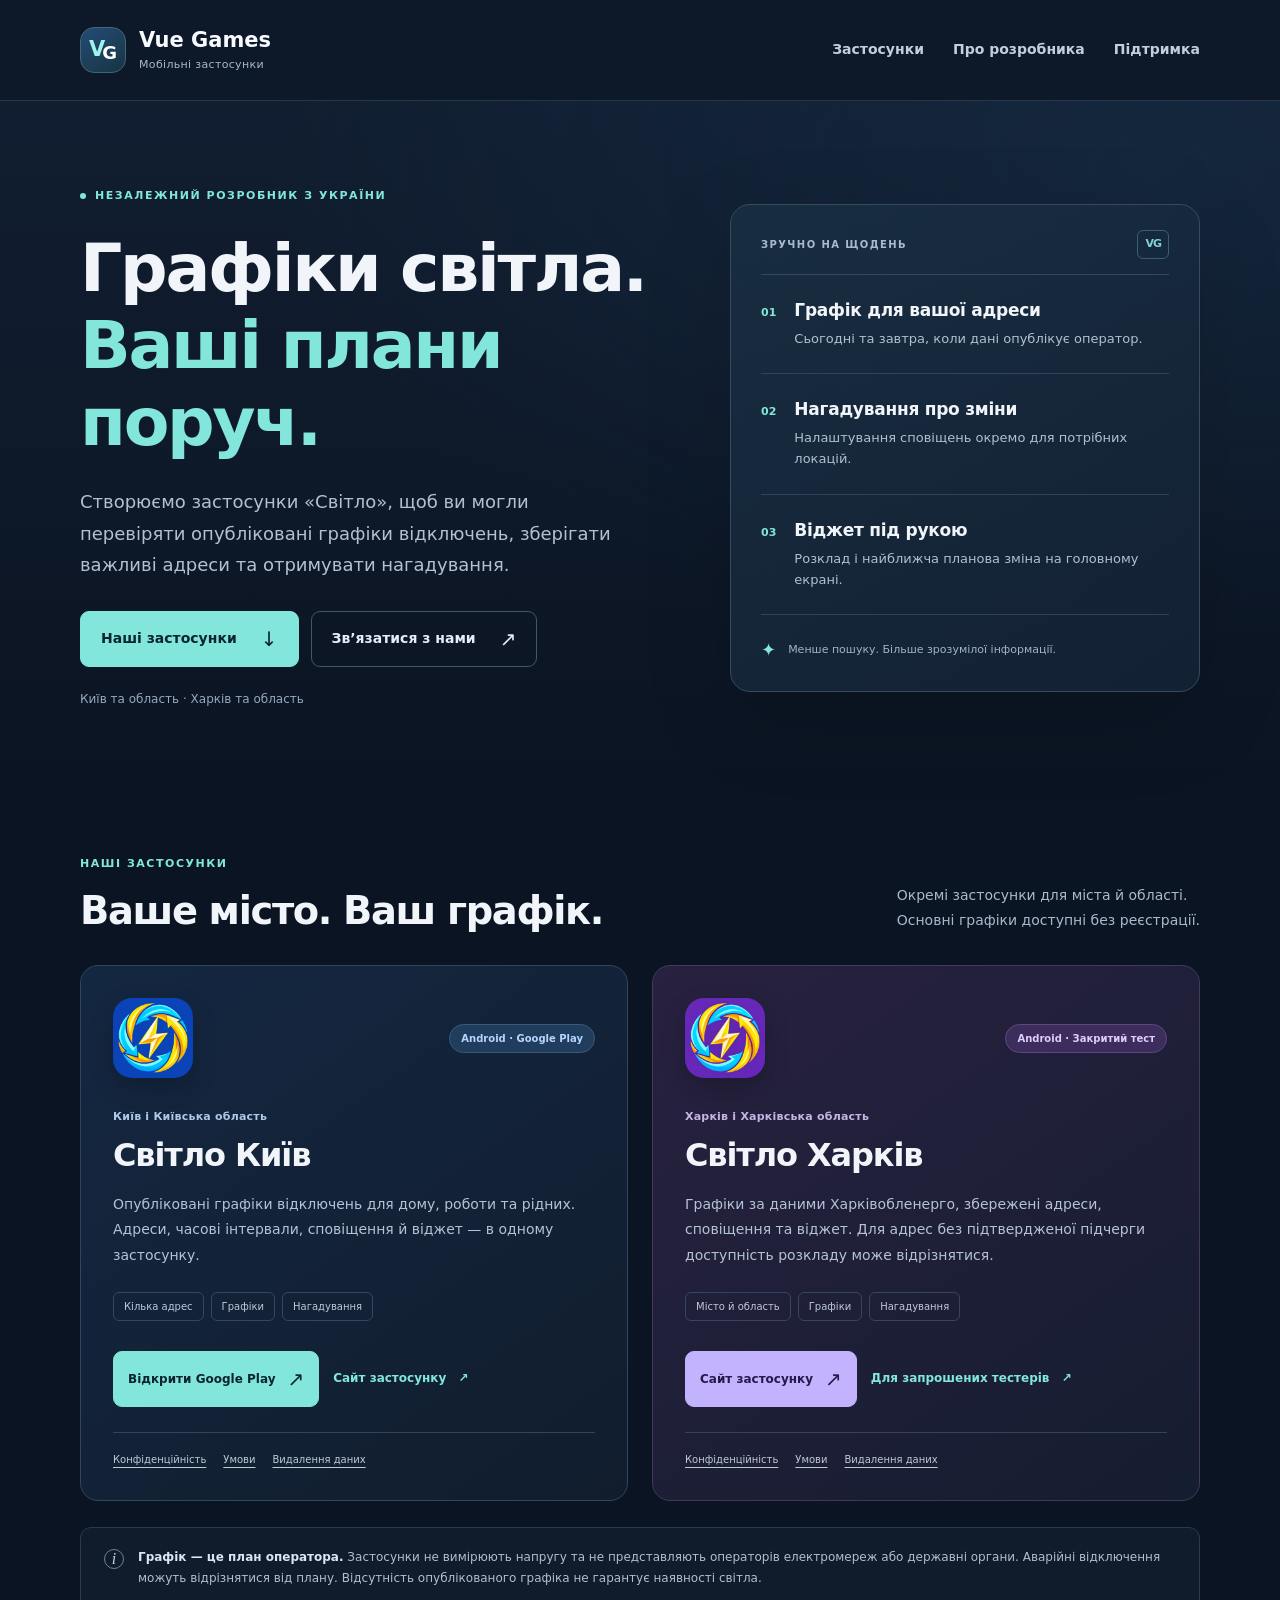
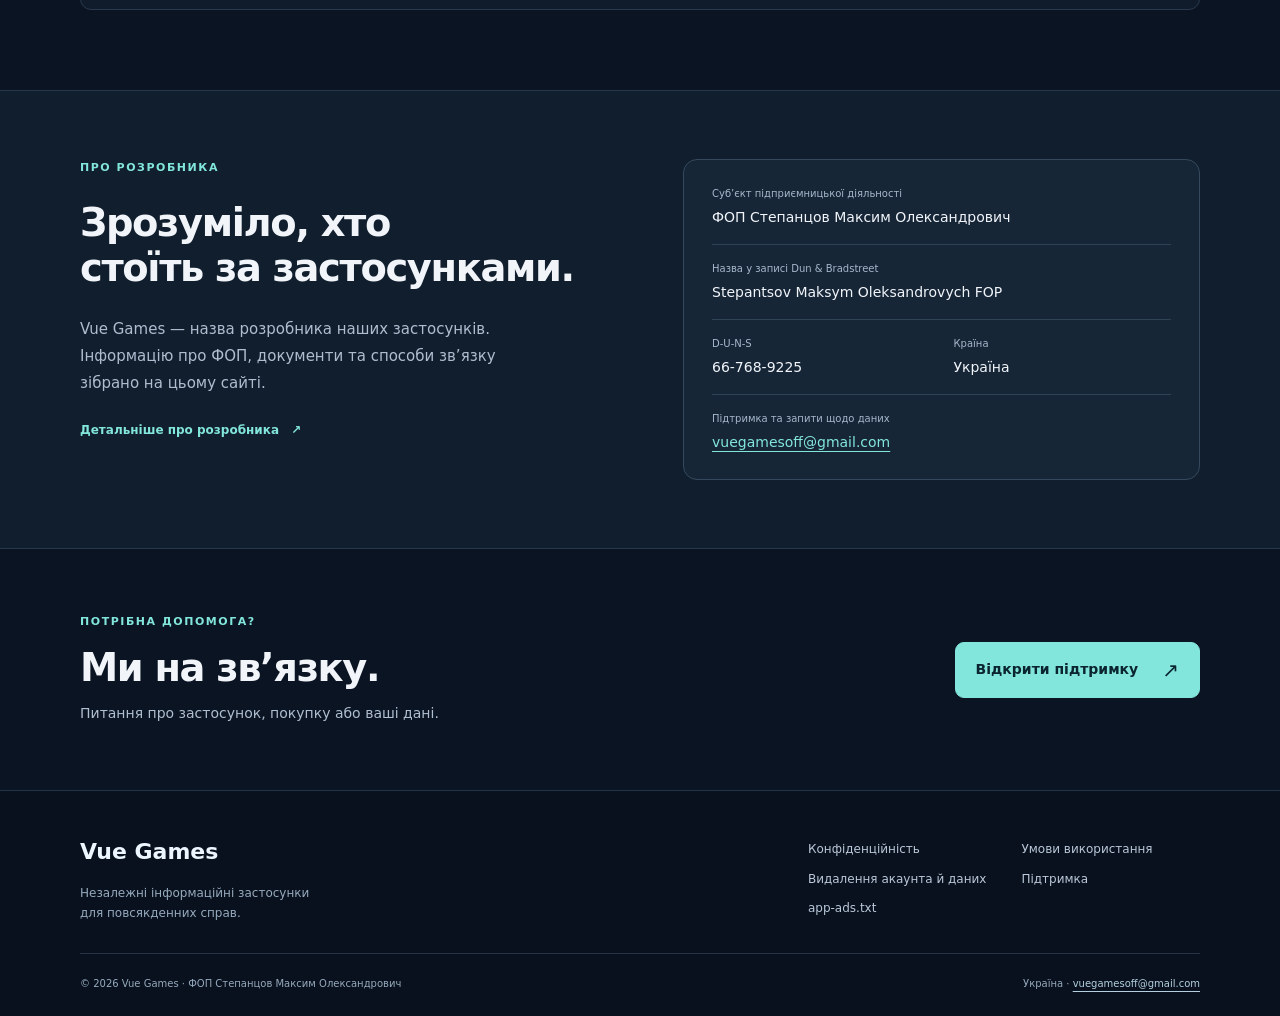
<file: index.html>
<!doctype html>
<html lang="uk"><head>
<meta charset="utf-8"><meta name="viewport" content="width=device-width, initial-scale=1">
<title>Світло Київ і Світло Харків — застосунки та підтримка · Vue Games</title><meta name="description" content="Офіційний сайт розробника Vue Games. Застосунки Світло Київ і Світло Харків, підтримка, конфіденційність та видалення даних.">
<meta name="theme-color" content="#101b2c"><meta name="color-scheme" content="dark light">
<meta name="referrer" content="strict-origin-when-cross-origin">

<link rel="canonical" href="https://vuegames.github.io/"><link rel="icon" href="/assets/favicon.svg" type="image/svg+xml">
<meta property="og:type" content="website"><meta property="og:locale" content="uk_UA"><meta property="og:site_name" content="Vue Games"><meta property="og:title" content="Світло Київ і Світло Харків — застосунки та підтримка · Vue Games"><meta property="og:description" content="Офіційний сайт розробника Vue Games. Застосунки Світло Київ і Світло Харків, підтримка, конфіденційність та видалення даних."><meta property="og:url" content="https://vuegames.github.io/">
<link rel="stylesheet" href="/assets/site.css">
</head><body>
<a class="skip" href="#main">Перейти до вмісту</a>
<header class="header"><div class="wrap header-inner"><a class="brand" href="/index.html" aria-label="Vue Games — головна"><span class="brand-symbol" aria-hidden="true">V<span>G</span></span><span>Vue Games<small>Мобільні застосунки</small></span></a><nav aria-label="Головна навігація"><a href="/index.html#apps">Застосунки</a><a href="/about.html">Про розробника</a><a href="/support.html">Підтримка</a></nav></div></header>
<main id="main">
<section class="hero"><div class="wrap hero-grid"><div><p class="eyebrow"><span class="status-dot" aria-hidden="true"></span>Незалежний розробник з України</p><h1>Графіки світла.<br><span>Ваші плани поруч.</span></h1><p class="hero-description">Створюємо застосунки «Світло», щоб ви могли перевіряти опубліковані графіки відключень, зберігати важливі адреси та отримувати нагадування.</p><div class="actions"><a href="#apps" class="button primary">Наші застосунки <span aria-hidden="true">↓</span></a><a href="/support.html" class="button secondary">Зв’язатися з нами <span aria-hidden="true">↗</span></a></div><p class="hero-note">Київ та область · Харків та область</p></div><div class="hero-panel"><div class="panel-top"><span>ЗРУЧНО НА ЩОДЕНЬ</span><span class="small-mark" aria-hidden="true">VG</span></div><div class="feature-row"><span class="feature-number">01</span><div><h2>Графік для вашої адреси</h2><p>Сьогодні та завтра, коли дані опублікує оператор.</p></div></div><div class="feature-row"><span class="feature-number">02</span><div><h2>Нагадування про зміни</h2><p>Налаштування сповіщень окремо для потрібних локацій.</p></div></div><div class="feature-row"><span class="feature-number">03</span><div><h2>Віджет під рукою</h2><p>Розклад і найближча планова зміна на головному екрані.</p></div></div><div class="panel-bottom"><span aria-hidden="true">✦</span> Менше пошуку. Більше зрозумілої інформації.</div></div></div></section>
<section class="section wrap" id="apps"><div class="section-heading"><div><p class="eyebrow">НАШІ ЗАСТОСУНКИ</p><h2>Ваше місто. Ваш графік.</h2></div><p>Окремі застосунки для міста й області.<br>Основні графіки доступні без реєстрації.</p></div><div class="app-grid">
<article class="app-card kyiv"><div class="app-top"><img src="/assets/svitlo-kyiv.png" width="80" height="80" alt="Іконка Світло Київ"><span class="badge">Android · Google Play</span></div><p class="app-region">Київ і Київська область</p><h3>Світло Київ</h3><p>Опубліковані графіки відключень для дому, роботи та рідних. Адреси, часові інтервали, сповіщення й віджет — в одному застосунку.</p><ul class="feature-tags"><li>Кілька адрес</li><li>Графіки</li><li>Нагадування</li></ul><div class="app-actions"><a href="https://play.google.com/store/apps/details?id=com.vuegames.screwbust" class="button primary">Відкрити Google Play <span aria-hidden="true">↗</span></a><a href="https://svitlokyiv.com" class="text-link">Сайт застосунку <span aria-hidden="true">↗</span></a></div><div class="app-docs"><a href="https://svitlokyiv.com/privacy">Конфіденційність</a><a href="https://svitlokyiv.com/terms">Умови</a><a href="https://svitlokyiv.com/delete-data">Видалення даних</a></div></article>
<article class="app-card kharkiv"><div class="app-top"><img src="/assets/svitlo-kharkiv.png" width="80" height="80" alt="Іконка Світло Харків"><span class="badge violet">Android · Закритий тест</span></div><p class="app-region">Харків і Харківська область</p><h3>Світло Харків</h3><p>Графіки за даними Харківобленерго, збережені адреси, сповіщення та віджет. Для адрес без підтвердженої підчерги доступність розкладу може відрізнятися.</p><ul class="feature-tags"><li>Місто й область</li><li>Графіки</li><li>Нагадування</li></ul><div class="app-actions"><a href="https://kharkiv.svitlokyiv.com" class="button purple">Сайт застосунку <span aria-hidden="true">↗</span></a><a href="https://play.google.com/apps/testing/ua.svitlokharkiv.app" class="text-link">Для запрошених тестерів <span aria-hidden="true">↗</span></a></div><div class="app-docs"><a href="https://kharkiv.svitlokyiv.com/privacy">Конфіденційність</a><a href="https://kharkiv.svitlokyiv.com/terms">Умови</a><a href="https://kharkiv.svitlokyiv.com/delete-data">Видалення даних</a></div></article>
</div><div class="source-note"><span class="note-icon" aria-hidden="true">i</span><p><strong>Графік — це план оператора.</strong> Застосунки не вимірюють напругу та не представляють операторів електромереж або державні органи. Аварійні відключення можуть відрізнятися від плану. Відсутність опублікованого графіка не гарантує наявності світла.</p></div></section>
<section class="identity-section"><div class="wrap identity-grid"><div><p class="eyebrow">ПРО РОЗРОБНИКА</p><h2>Зрозуміло, хто<br>стоїть за застосунками.</h2><p>Vue Games — назва розробника наших застосунків. Інформацію про ФОП, документи та способи зв’язку зібрано на цьому сайті.</p><a href="/about.html" class="text-link">Детальніше про розробника <span aria-hidden="true">↗</span></a></div><dl class="identity-card"><div><dt>Суб’єкт підприємницької діяльності</dt><dd>ФОП Степанцов Максим Олександрович</dd></div><div><dt>Назва у записі Dun &amp; Bradstreet</dt><dd lang="en">Stepantsov Maksym Oleksandrovych FOP</dd></div><div class="identity-inline"><div><dt>D‑U‑N‑S</dt><dd>66-768-9225</dd></div><div><dt>Країна</dt><dd>Україна</dd></div></div><div><dt>Підтримка та запити щодо даних</dt><dd><a href="mailto:vuegamesoff@gmail.com">vuegamesoff@gmail.com</a></dd></div></dl></div></section>
<section class="wrap support-strip"><div><p class="eyebrow">ПОТРІБНА ДОПОМОГА?</p><h2>Ми на зв’язку.</h2><p>Питання про застосунок, покупку або ваші дані.</p></div><a href="/support.html" class="button primary">Відкрити підтримку <span aria-hidden="true">↗</span></a></section></main>
<footer class="footer"><div class="wrap"><div class="footer-top"><div><a class="footer-brand" href="/index.html">Vue Games</a><p>Незалежні інформаційні застосунки<br>для повсякденних справ.</p></div><nav aria-label="Документи та контакти"><a href="/privacy.html">Конфіденційність</a><a href="/terms.html">Умови використання</a><a href="/delete-data.html">Видалення акаунта й даних</a><a href="/support.html">Підтримка</a><a href="/app-ads.txt">app-ads.txt</a></nav></div><div class="footer-bottom"><span>© 2026 Vue Games · ФОП Степанцов Максим Олександрович</span><span>Україна · <a href="mailto:vuegamesoff@gmail.com">vuegamesoff@gmail.com</a></span></div></div></footer>
</body></html>
</file>
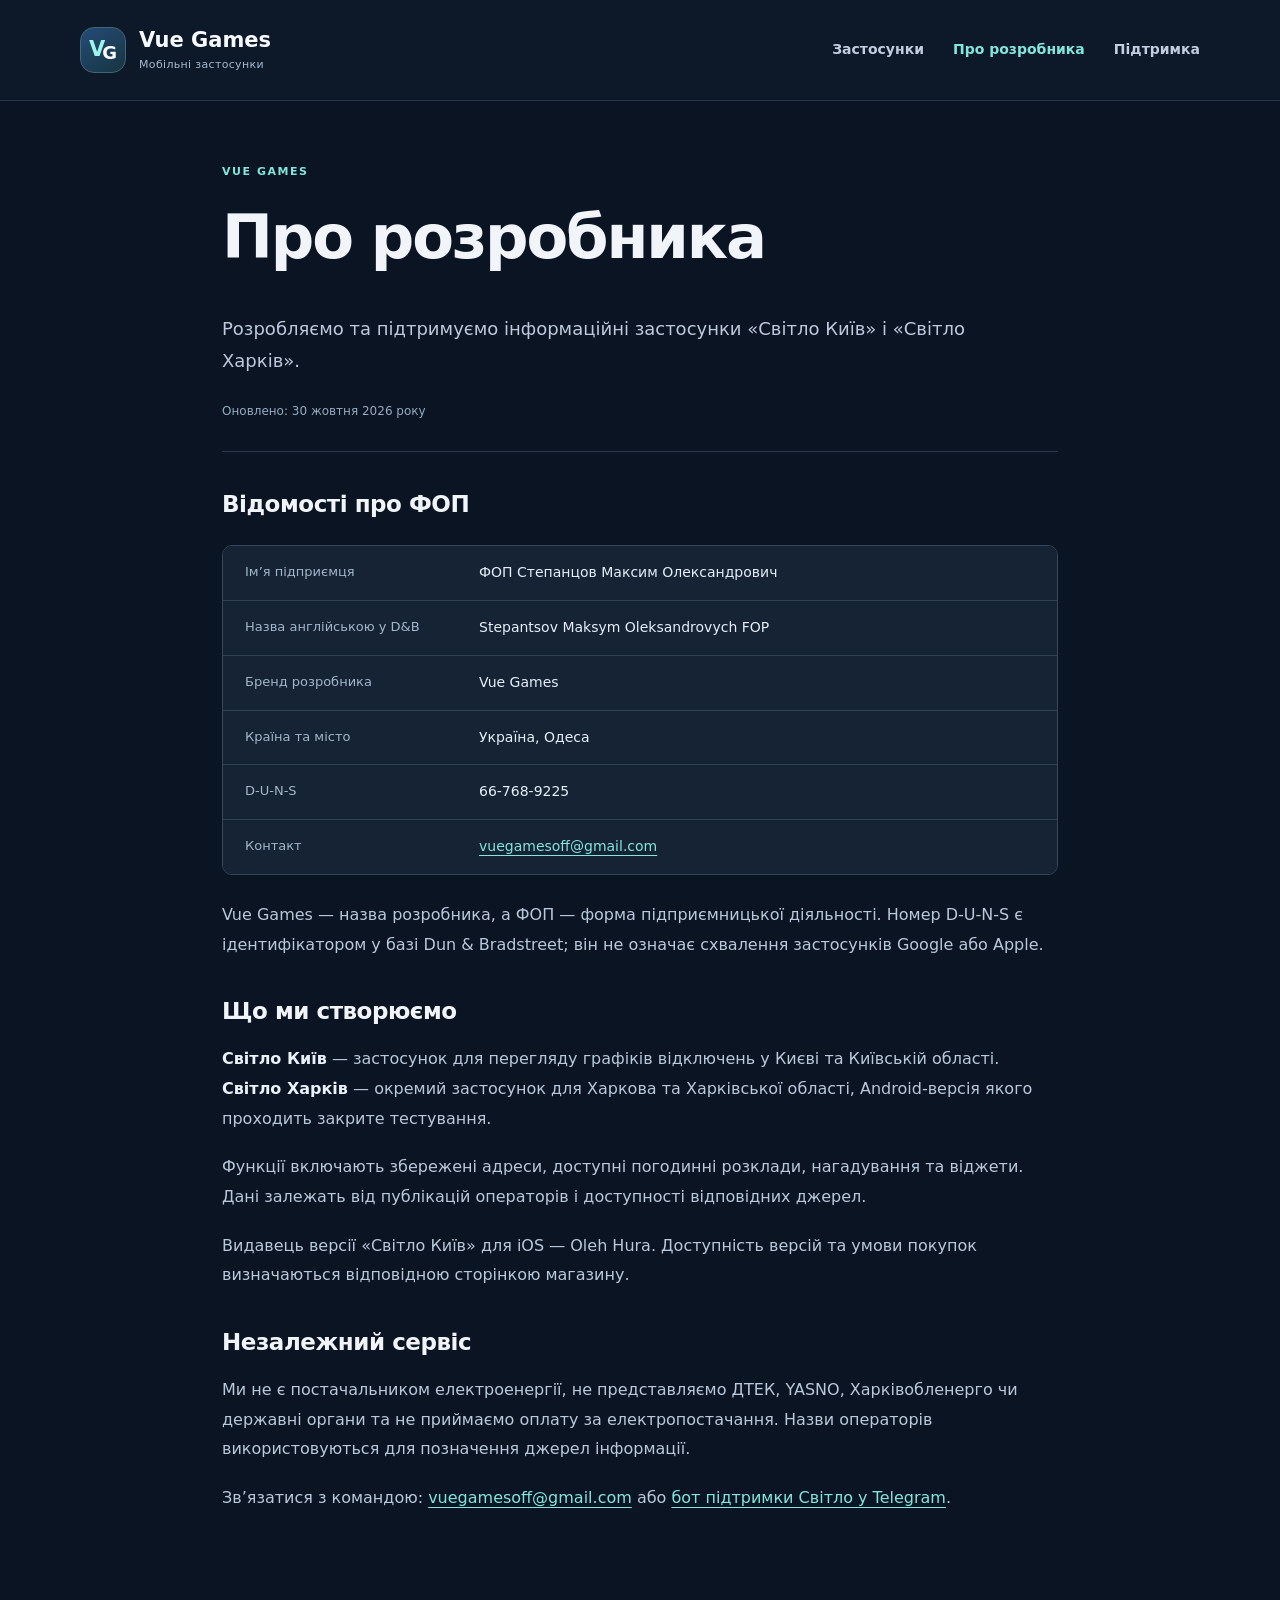
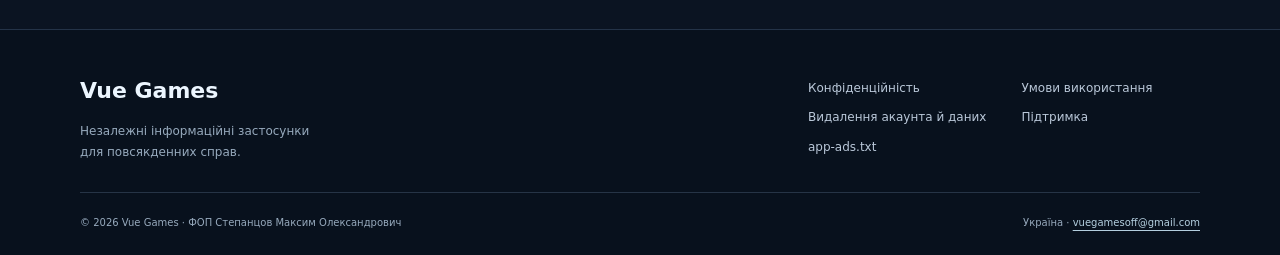
<file: about.html>
<!doctype html>
<html lang="uk"><head>
<meta charset="utf-8"><meta name="viewport" content="width=device-width, initial-scale=1">
<title>Про розробника · Vue Games</title><meta name="description" content="Vue Games: відомості про ФОП Степанцов Максим Олександрович, номер D-U-N-S, контакти та інформаційні застосунки Світло.">
<meta name="theme-color" content="#101b2c"><meta name="color-scheme" content="dark light">
<meta name="referrer" content="strict-origin-when-cross-origin">

<link rel="canonical" href="https://vuegames.github.io/about.html"><link rel="icon" href="/assets/favicon.svg" type="image/svg+xml">
<meta property="og:type" content="website"><meta property="og:locale" content="uk_UA"><meta property="og:site_name" content="Vue Games"><meta property="og:title" content="Про розробника · Vue Games"><meta property="og:description" content="Vue Games: відомості про ФОП Степанцов Максим Олександрович, номер D-U-N-S, контакти та інформаційні застосунки Світло."><meta property="og:url" content="https://vuegames.github.io/about.html">
<link rel="stylesheet" href="/assets/site.css">
</head><body>
<a class="skip" href="#main">Перейти до вмісту</a>
<header class="header"><div class="wrap header-inner"><a class="brand" href="/index.html" aria-label="Vue Games — головна"><span class="brand-symbol" aria-hidden="true">V<span>G</span></span><span>Vue Games<small>Мобільні застосунки</small></span></a><nav aria-label="Головна навігація"><a href="/index.html#apps">Застосунки</a><a href="/about.html" aria-current="page">Про розробника</a><a href="/support.html">Підтримка</a></nav></div></header>
<main id="main" class="wrap article"><div class="article-heading"><p class="eyebrow">VUE GAMES</p><h1>Про розробника</h1><p class="lead">Розробляємо та підтримуємо інформаційні застосунки «Світло Київ» і «Світло Харків».</p><p class="date">Оновлено: 30 жовтня 2026 року</p></div>
<section class="legal-section"><h2>Відомості про ФОП</h2><dl class="facts"><div><dt>Ім’я підприємця</dt><dd>ФОП Степанцов Максим Олександрович</dd></div><div><dt>Назва англійською у D&amp;B</dt><dd lang="en">Stepantsov Maksym Oleksandrovych FOP</dd></div><div><dt>Бренд розробника</dt><dd>Vue Games</dd></div><div><dt>Країна та місто</dt><dd>Україна, Одеса</dd></div><div><dt>D‑U‑N‑S</dt><dd>66-768-9225</dd></div><div><dt>Контакт</dt><dd><a href="mailto:vuegamesoff@gmail.com">vuegamesoff@gmail.com</a></dd></div></dl><p>Vue Games — назва розробника, а ФОП — форма підприємницької діяльності. Номер D‑U‑N‑S є ідентифікатором у базі Dun &amp; Bradstreet; він не означає схвалення застосунків Google або Apple.</p></section>
<section class="legal-section"><h2>Що ми створюємо</h2><p><strong>Світло Київ</strong> — застосунок для перегляду графіків відключень у Києві та Київській області. <strong>Світло Харків</strong> — окремий застосунок для Харкова та Харківської області, Android-версія якого проходить закрите тестування.</p><p>Функції включають збережені адреси, доступні погодинні розклади, нагадування та віджети. Дані залежать від публікацій операторів і доступності відповідних джерел.</p><p>Видавець версії «Світло Київ» для iOS — Oleh Hura. Доступність версій та умови покупок визначаються відповідною сторінкою магазину.</p></section>
<section class="legal-section"><h2>Незалежний сервіс</h2><p>Ми не є постачальником електроенергії, не представляємо ДТЕК, YASNO, Харківобленерго чи державні органи та не приймаємо оплату за електропостачання. Назви операторів використовуються для позначення джерел інформації.</p><p>Зв’язатися з командою: <a href="mailto:vuegamesoff@gmail.com">vuegamesoff@gmail.com</a> або <a href="https://t.me/svitlohelp_bot">бот підтримки Світло у Telegram</a>.</p></section></main>
<footer class="footer"><div class="wrap"><div class="footer-top"><div><a class="footer-brand" href="/index.html">Vue Games</a><p>Незалежні інформаційні застосунки<br>для повсякденних справ.</p></div><nav aria-label="Документи та контакти"><a href="/privacy.html">Конфіденційність</a><a href="/terms.html">Умови використання</a><a href="/delete-data.html">Видалення акаунта й даних</a><a href="/support.html">Підтримка</a><a href="/app-ads.txt">app-ads.txt</a></nav></div><div class="footer-bottom"><span>© 2026 Vue Games · ФОП Степанцов Максим Олександрович</span><span>Україна · <a href="mailto:vuegamesoff@gmail.com">vuegamesoff@gmail.com</a></span></div></div></footer>
</body></html>
</file>
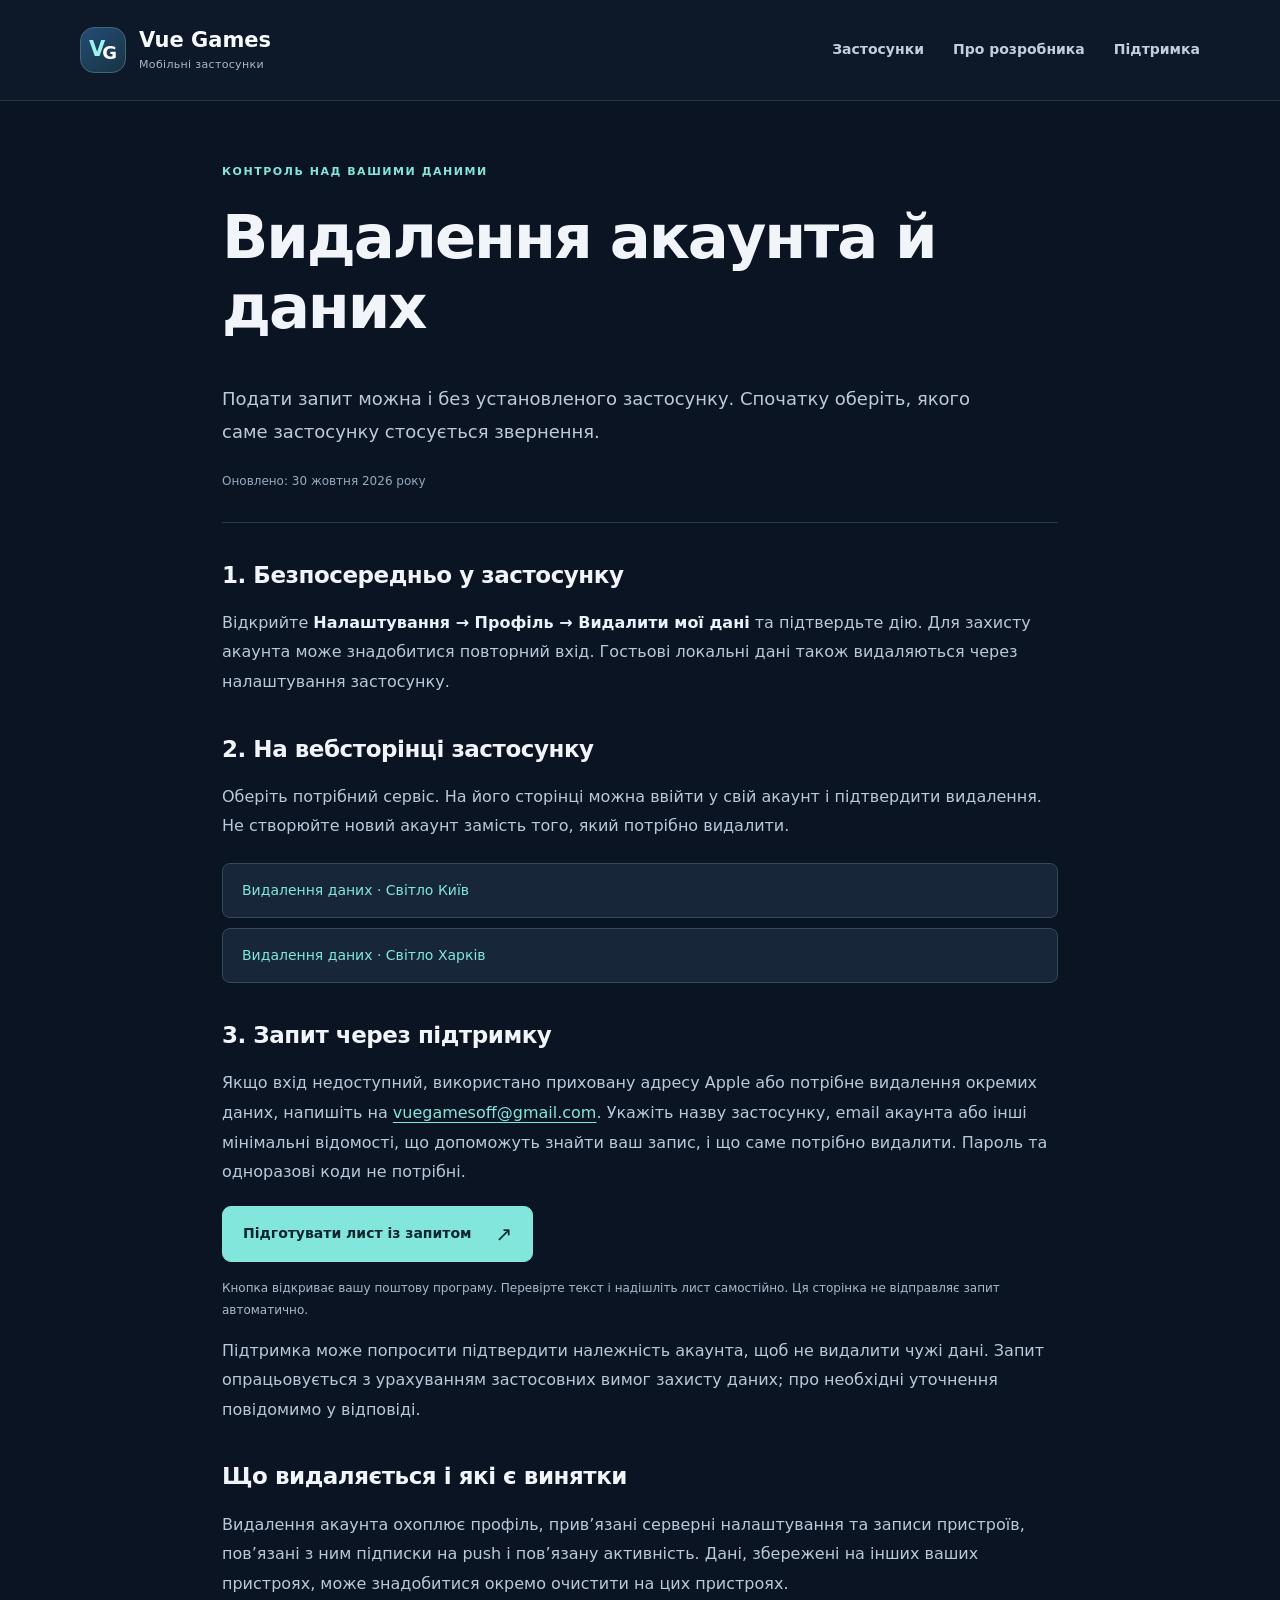
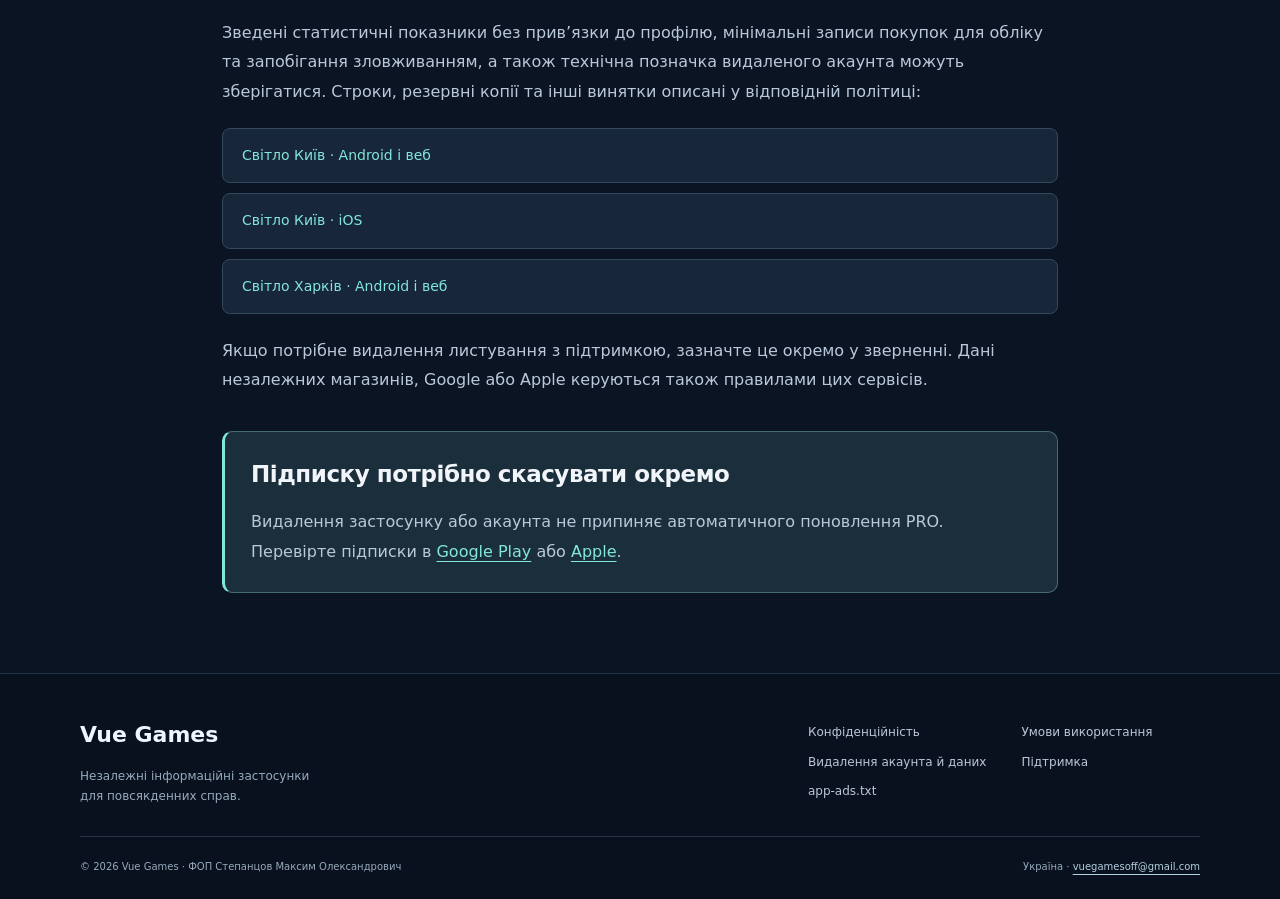
<file: delete-data.html>
<!doctype html>
<html lang="uk"><head>
<meta charset="utf-8"><meta name="viewport" content="width=device-width, initial-scale=1">
<title>Видалення акаунта й даних · Vue Games</title><meta name="description" content="Як видалити акаунт Світло Київ або Світло Харків і пов’язані дані: у застосунку, на вебсторінці або через підтримку Vue Games.">
<meta name="theme-color" content="#101b2c"><meta name="color-scheme" content="dark light">
<meta name="referrer" content="strict-origin-when-cross-origin">

<link rel="canonical" href="https://vuegames.github.io/delete-data.html"><link rel="icon" href="/assets/favicon.svg" type="image/svg+xml">
<meta property="og:type" content="website"><meta property="og:locale" content="uk_UA"><meta property="og:site_name" content="Vue Games"><meta property="og:title" content="Видалення акаунта й даних · Vue Games"><meta property="og:description" content="Як видалити акаунт Світло Київ або Світло Харків і пов’язані дані: у застосунку, на вебсторінці або через підтримку Vue Games."><meta property="og:url" content="https://vuegames.github.io/delete-data.html">
<link rel="stylesheet" href="/assets/site.css">
</head><body>
<a class="skip" href="#main">Перейти до вмісту</a>
<header class="header"><div class="wrap header-inner"><a class="brand" href="/index.html" aria-label="Vue Games — головна"><span class="brand-symbol" aria-hidden="true">V<span>G</span></span><span>Vue Games<small>Мобільні застосунки</small></span></a><nav aria-label="Головна навігація"><a href="/index.html#apps">Застосунки</a><a href="/about.html">Про розробника</a><a href="/support.html">Підтримка</a></nav></div></header>
<main id="main" class="wrap article"><div class="article-heading"><p class="eyebrow">КОНТРОЛЬ НАД ВАШИМИ ДАНИМИ</p><h1>Видалення акаунта й даних</h1><p class="lead">Подати запит можна і без установленого застосунку. Спочатку оберіть, якого саме застосунку стосується звернення.</p><p class="date">Оновлено: 30 жовтня 2026 року</p></div>
<section class="legal-section"><h2>1. Безпосередньо у застосунку</h2><p>Відкрийте <strong>Налаштування → Профіль → Видалити мої дані</strong> та підтвердьте дію. Для захисту акаунта може знадобитися повторний вхід. Гостьові локальні дані також видаляються через налаштування застосунку.</p></section>
<section class="legal-section"><h2>2. На вебсторінці застосунку</h2><p>Оберіть потрібний сервіс. На його сторінці можна ввійти у свій акаунт і підтвердити видалення. Не створюйте новий акаунт замість того, який потрібно видалити.</p><div class="document-links"><a href="https://svitlokyiv.com/delete-data">Видалення даних · Світло Київ</a><a href="https://kharkiv.svitlokyiv.com/delete-data">Видалення даних · Світло Харків</a></div></section>
<section class="legal-section"><h2>3. Запит через підтримку</h2><p>Якщо вхід недоступний, використано приховану адресу Apple або потрібне видалення окремих даних, напишіть на <a href="mailto:vuegamesoff@gmail.com">vuegamesoff@gmail.com</a>. Укажіть назву застосунку, email акаунта або інші мінімальні відомості, що допоможуть знайти ваш запис, і що саме потрібно видалити. Пароль та одноразові коди не потрібні.</p><a class="button primary" href="mailto:vuegamesoff@gmail.com?subject=%D0%97%D0%B0%D0%BF%D0%B8%D1%82%20%D0%BD%D0%B0%20%D0%B2%D0%B8%D0%B4%D0%B0%D0%BB%D0%B5%D0%BD%D0%BD%D1%8F%20%D0%B0%D0%BA%D0%B0%D1%83%D0%BD%D1%82%D0%B0%20%2F%20%D0%B4%D0%B0%D0%BD%D0%B8%D1%85%20%E2%80%94%20%D0%A1%D0%B2%D1%96%D1%82%D0%BB%D0%BE">Підготувати лист із запитом <span aria-hidden="true">↗</span></a><p class="fine-print">Кнопка відкриває вашу поштову програму. Перевірте текст і надішліть лист самостійно. Ця сторінка не відправляє запит автоматично.</p><p>Підтримка може попросити підтвердити належність акаунта, щоб не видалити чужі дані. Запит опрацьовується з урахуванням застосовних вимог захисту даних; про необхідні уточнення повідомимо у відповіді.</p></section>
<section class="legal-section"><h2>Що видаляється і які є винятки</h2><p>Видалення акаунта охоплює профіль, прив’язані серверні налаштування та записи пристроїв, пов’язані з ним підписки на push і пов’язану активність. Дані, збережені на інших ваших пристроях, може знадобитися окремо очистити на цих пристроях.</p><p>Зведені статистичні показники без прив’язки до профілю, мінімальні записи покупок для обліку та запобігання зловживанням, а також технічна позначка видаленого акаунта можуть зберігатися. Строки, резервні копії та інші винятки описані у відповідній політиці:</p><div class="document-links"><a href="https://svitlokyiv.com/privacy">Світло Київ · Android і веб</a><a href="https://svitlokyiv.com/ios/privacy.html">Світло Київ · iOS</a><a href="https://kharkiv.svitlokyiv.com/privacy">Світло Харків · Android і веб</a></div><p>Якщо потрібне видалення листування з підтримкою, зазначте це окремо у зверненні. Дані незалежних магазинів, Google або Apple керуються також правилами цих сервісів.</p></section>
<div class="callout"><h2>Підписку потрібно скасувати окремо</h2><p>Видалення застосунку або акаунта не припиняє автоматичного поновлення PRO. Перевірте підписки в <a href="https://play.google.com/store/account/subscriptions">Google Play</a> або <a href="https://apps.apple.com/account/subscriptions">Apple</a>.</p></div></main>
<footer class="footer"><div class="wrap"><div class="footer-top"><div><a class="footer-brand" href="/index.html">Vue Games</a><p>Незалежні інформаційні застосунки<br>для повсякденних справ.</p></div><nav aria-label="Документи та контакти"><a href="/privacy.html">Конфіденційність</a><a href="/terms.html">Умови використання</a><a href="/delete-data.html">Видалення акаунта й даних</a><a href="/support.html">Підтримка</a><a href="/app-ads.txt">app-ads.txt</a></nav></div><div class="footer-bottom"><span>© 2026 Vue Games · ФОП Степанцов Максим Олександрович</span><span>Україна · <a href="mailto:vuegamesoff@gmail.com">vuegamesoff@gmail.com</a></span></div></div></footer>
</body></html>
</file>
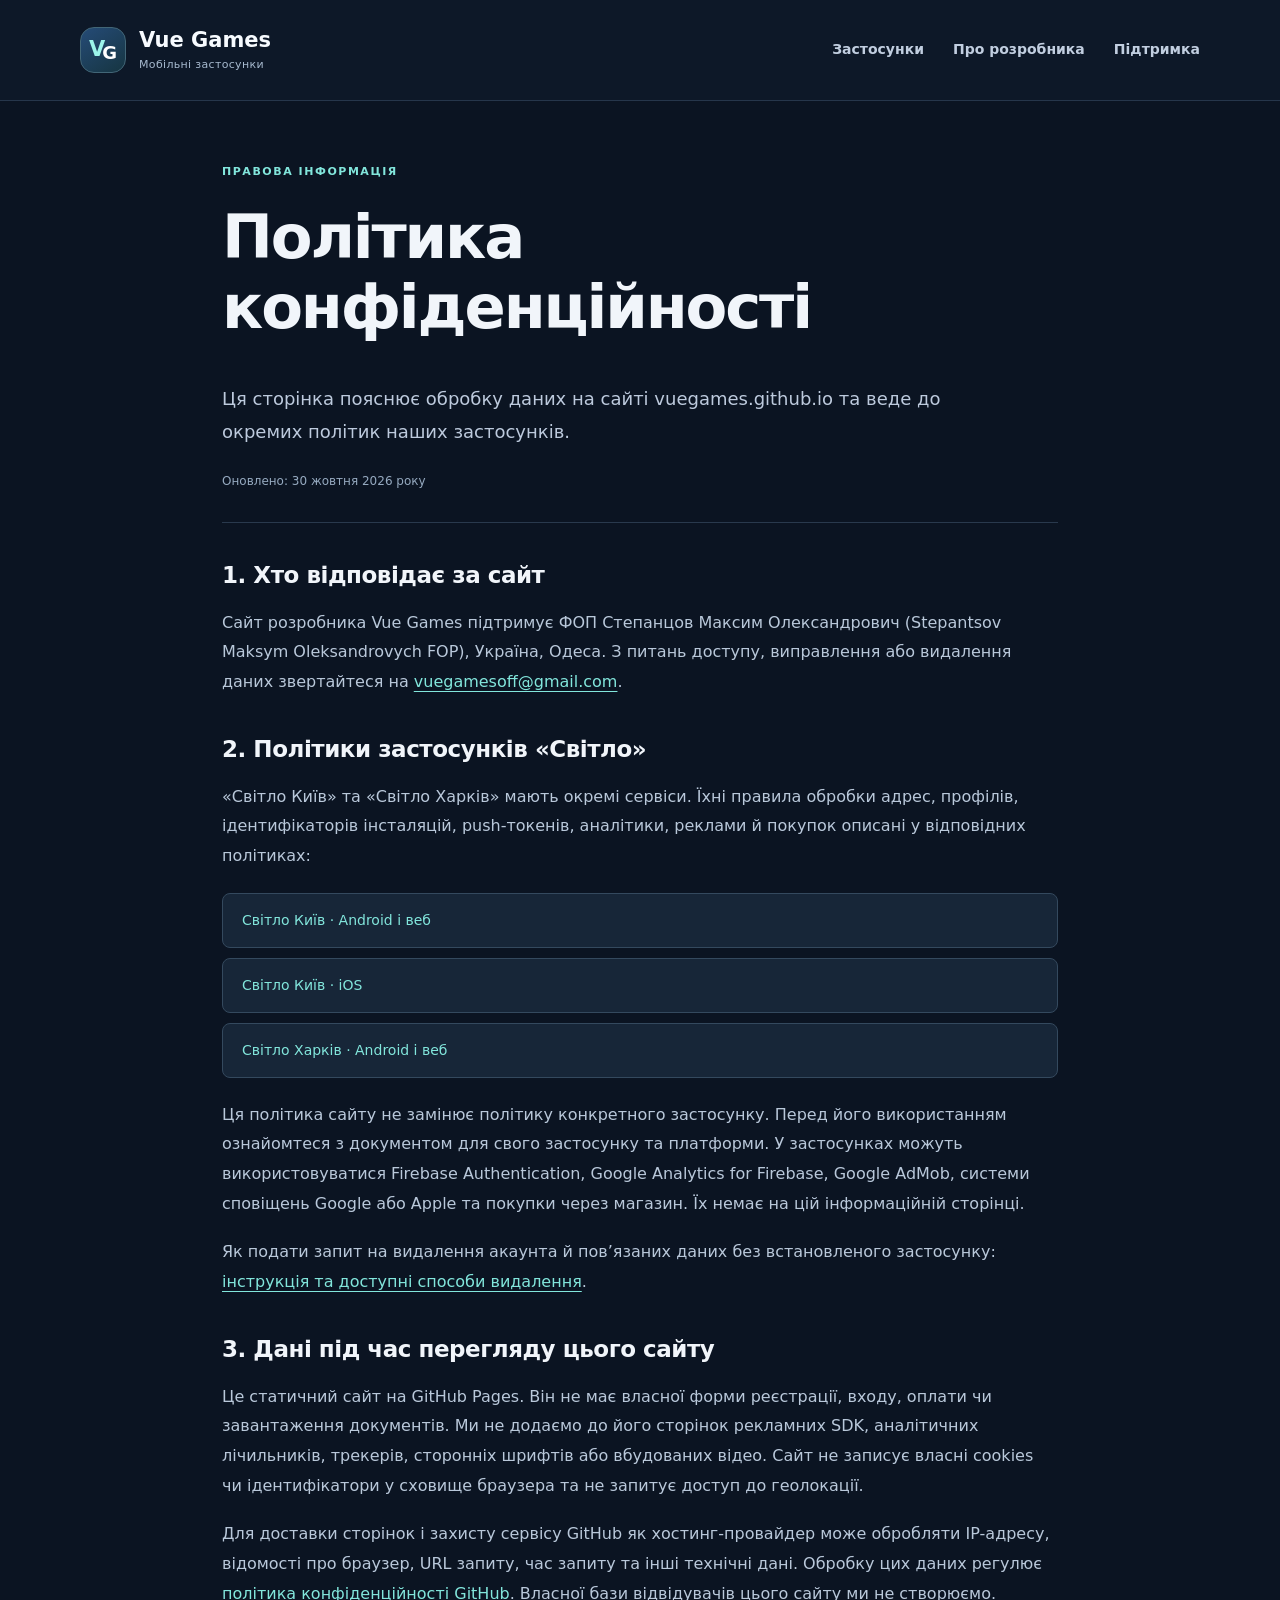
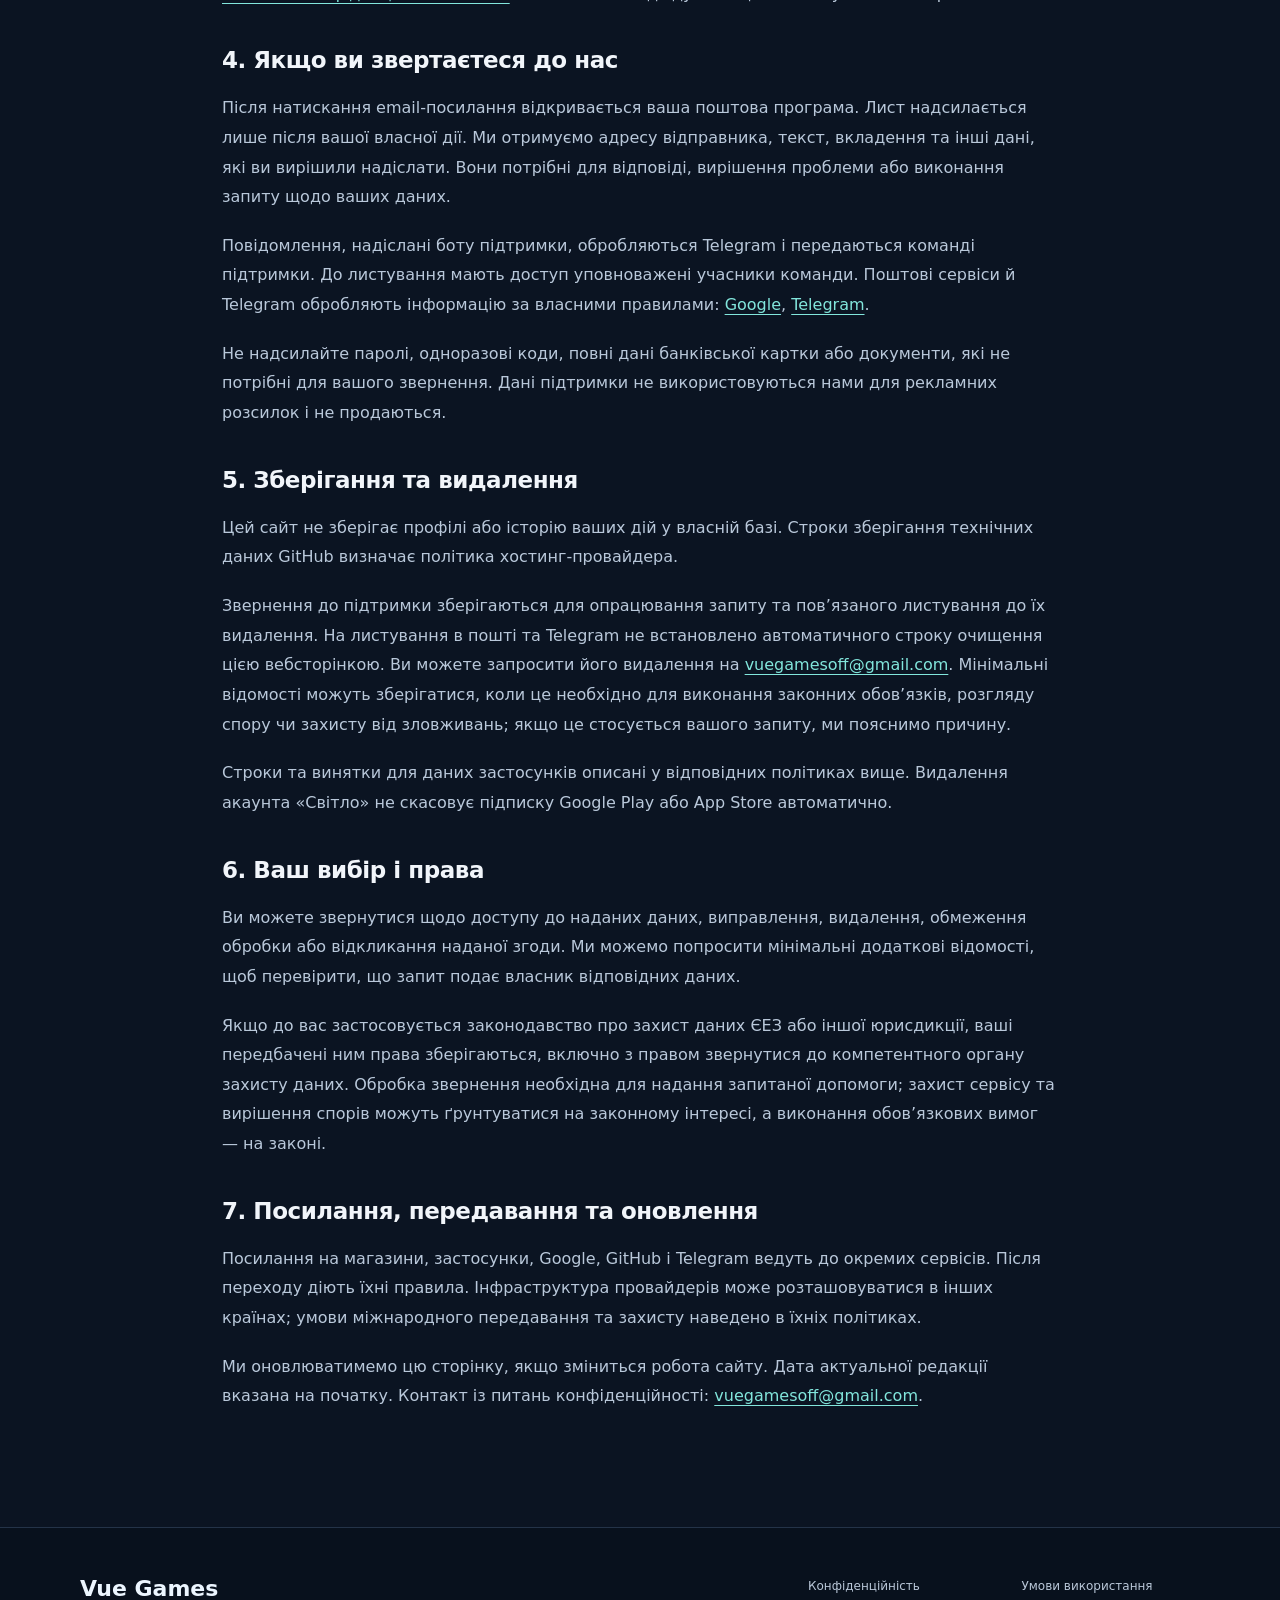
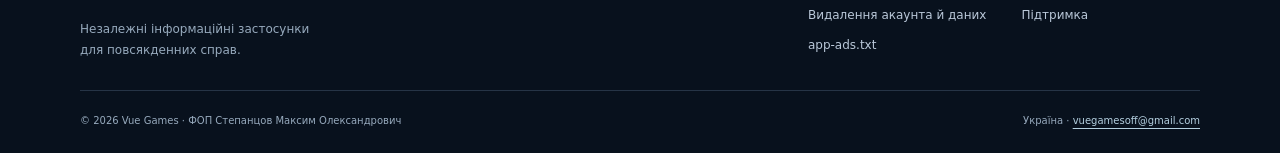
<file: privacy.html>
<!doctype html>
<html lang="uk"><head>
<meta charset="utf-8"><meta name="viewport" content="width=device-width, initial-scale=1">
<title>Політика конфіденційності · Vue Games</title><meta name="description" content="Політика конфіденційності сайту Vue Games, контакти щодо даних та чинні політики застосунків Світло Київ і Світло Харків.">
<meta name="theme-color" content="#101b2c"><meta name="color-scheme" content="dark light">
<meta name="referrer" content="strict-origin-when-cross-origin">

<link rel="canonical" href="https://vuegames.github.io/privacy.html"><link rel="icon" href="/assets/favicon.svg" type="image/svg+xml">
<meta property="og:type" content="website"><meta property="og:locale" content="uk_UA"><meta property="og:site_name" content="Vue Games"><meta property="og:title" content="Політика конфіденційності · Vue Games"><meta property="og:description" content="Політика конфіденційності сайту Vue Games, контакти щодо даних та чинні політики застосунків Світло Київ і Світло Харків."><meta property="og:url" content="https://vuegames.github.io/privacy.html">
<link rel="stylesheet" href="/assets/site.css">
</head><body>
<a class="skip" href="#main">Перейти до вмісту</a>
<header class="header"><div class="wrap header-inner"><a class="brand" href="/index.html" aria-label="Vue Games — головна"><span class="brand-symbol" aria-hidden="true">V<span>G</span></span><span>Vue Games<small>Мобільні застосунки</small></span></a><nav aria-label="Головна навігація"><a href="/index.html#apps">Застосунки</a><a href="/about.html">Про розробника</a><a href="/support.html">Підтримка</a></nav></div></header>
<main id="main" class="wrap article"><div class="article-heading"><p class="eyebrow">ПРАВОВА ІНФОРМАЦІЯ</p><h1>Політика конфіденційності</h1><p class="lead">Ця сторінка пояснює обробку даних на сайті vuegames.github.io та веде до окремих політик наших застосунків.</p><p class="date">Оновлено: 30 жовтня 2026 року</p></div>
<section class="legal-section"><h2>1. Хто відповідає за сайт</h2><p>Сайт розробника Vue Games підтримує ФОП Степанцов Максим Олександрович (Stepantsov Maksym Oleksandrovych FOP), Україна, Одеса. З питань доступу, виправлення або видалення даних звертайтеся на <a href="mailto:vuegamesoff@gmail.com">vuegamesoff@gmail.com</a>.</p></section>
<section class="legal-section"><h2>2. Політики застосунків «Світло»</h2><p>«Світло Київ» та «Світло Харків» мають окремі сервіси. Їхні правила обробки адрес, профілів, ідентифікаторів інсталяцій, push-токенів, аналітики, реклами й покупок описані у відповідних політиках:</p><div class="document-links"><a href="https://svitlokyiv.com/privacy">Світло Київ · Android і веб</a><a href="https://svitlokyiv.com/ios/privacy.html">Світло Київ · iOS</a><a href="https://kharkiv.svitlokyiv.com/privacy">Світло Харків · Android і веб</a></div><p>Ця політика сайту не замінює політику конкретного застосунку. Перед його використанням ознайомтеся з документом для свого застосунку та платформи. У застосунках можуть використовуватися Firebase Authentication, Google Analytics for Firebase, Google AdMob, системи сповіщень Google або Apple та покупки через магазин. Їх немає на цій інформаційній сторінці.</p><p>Як подати запит на видалення акаунта й пов’язаних даних без встановленого застосунку: <a href="/delete-data.html">інструкція та доступні способи видалення</a>.</p></section>
<section class="legal-section"><h2>3. Дані під час перегляду цього сайту</h2><p>Це статичний сайт на GitHub Pages. Він не має власної форми реєстрації, входу, оплати чи завантаження документів. Ми не додаємо до його сторінок рекламних SDK, аналітичних лічильників, трекерів, сторонніх шрифтів або вбудованих відео. Сайт не записує власні cookies чи ідентифікатори у сховище браузера та не запитує доступ до геолокації.</p><p>Для доставки сторінок і захисту сервісу GitHub як хостинг-провайдер може обробляти IP-адресу, відомості про браузер, URL запиту, час запиту та інші технічні дані. Обробку цих даних регулює <a href="https://docs.github.com/en/site-policy/privacy-policies/github-general-privacy-statement">політика конфіденційності GitHub</a>. Власної бази відвідувачів цього сайту ми не створюємо.</p></section>
<section class="legal-section"><h2>4. Якщо ви звертаєтеся до нас</h2><p>Після натискання email-посилання відкривається ваша поштова програма. Лист надсилається лише після вашої власної дії. Ми отримуємо адресу відправника, текст, вкладення та інші дані, які ви вирішили надіслати. Вони потрібні для відповіді, вирішення проблеми або виконання запиту щодо ваших даних.</p><p>Повідомлення, надіслані боту підтримки, обробляються Telegram і передаються команді підтримки. До листування мають доступ уповноважені учасники команди. Поштові сервіси й Telegram обробляють інформацію за власними правилами: <a href="https://policies.google.com/privacy">Google</a>, <a href="https://telegram.org/privacy">Telegram</a>.</p><p>Не надсилайте паролі, одноразові коди, повні дані банківської картки або документи, які не потрібні для вашого звернення. Дані підтримки не використовуються нами для рекламних розсилок і не продаються.</p></section>
<section class="legal-section"><h2>5. Зберігання та видалення</h2><p>Цей сайт не зберігає профілі або історію ваших дій у власній базі. Строки зберігання технічних даних GitHub визначає політика хостинг-провайдера.</p><p>Звернення до підтримки зберігаються для опрацювання запиту та пов’язаного листування до їх видалення. На листування в пошті та Telegram не встановлено автоматичного строку очищення цією вебсторінкою. Ви можете запросити його видалення на <a href="mailto:vuegamesoff@gmail.com">vuegamesoff@gmail.com</a>. Мінімальні відомості можуть зберігатися, коли це необхідно для виконання законних обов’язків, розгляду спору чи захисту від зловживань; якщо це стосується вашого запиту, ми пояснимо причину.</p><p>Строки та винятки для даних застосунків описані у відповідних політиках вище. Видалення акаунта «Світло» не скасовує підписку Google Play або App Store автоматично.</p></section>
<section class="legal-section"><h2>6. Ваш вибір і права</h2><p>Ви можете звернутися щодо доступу до наданих даних, виправлення, видалення, обмеження обробки або відкликання наданої згоди. Ми можемо попросити мінімальні додаткові відомості, щоб перевірити, що запит подає власник відповідних даних.</p><p>Якщо до вас застосовується законодавство про захист даних ЄЕЗ або іншої юрисдикції, ваші передбачені ним права зберігаються, включно з правом звернутися до компетентного органу захисту даних. Обробка звернення необхідна для надання запитаної допомоги; захист сервісу та вирішення спорів можуть ґрунтуватися на законному інтересі, а виконання обов’язкових вимог — на законі.</p></section>
<section class="legal-section"><h2>7. Посилання, передавання та оновлення</h2><p>Посилання на магазини, застосунки, Google, GitHub і Telegram ведуть до окремих сервісів. Після переходу діють їхні правила. Інфраструктура провайдерів може розташовуватися в інших країнах; умови міжнародного передавання та захисту наведено в їхніх політиках.</p><p>Ми оновлюватимемо цю сторінку, якщо зміниться робота сайту. Дата актуальної редакції вказана на початку. Контакт із питань конфіденційності: <a href="mailto:vuegamesoff@gmail.com">vuegamesoff@gmail.com</a>.</p></section></main>
<footer class="footer"><div class="wrap"><div class="footer-top"><div><a class="footer-brand" href="/index.html">Vue Games</a><p>Незалежні інформаційні застосунки<br>для повсякденних справ.</p></div><nav aria-label="Документи та контакти"><a href="/privacy.html">Конфіденційність</a><a href="/terms.html">Умови використання</a><a href="/delete-data.html">Видалення акаунта й даних</a><a href="/support.html">Підтримка</a><a href="/app-ads.txt">app-ads.txt</a></nav></div><div class="footer-bottom"><span>© 2026 Vue Games · ФОП Степанцов Максим Олександрович</span><span>Україна · <a href="mailto:vuegamesoff@gmail.com">vuegamesoff@gmail.com</a></span></div></div></footer>
</body></html>
</file>
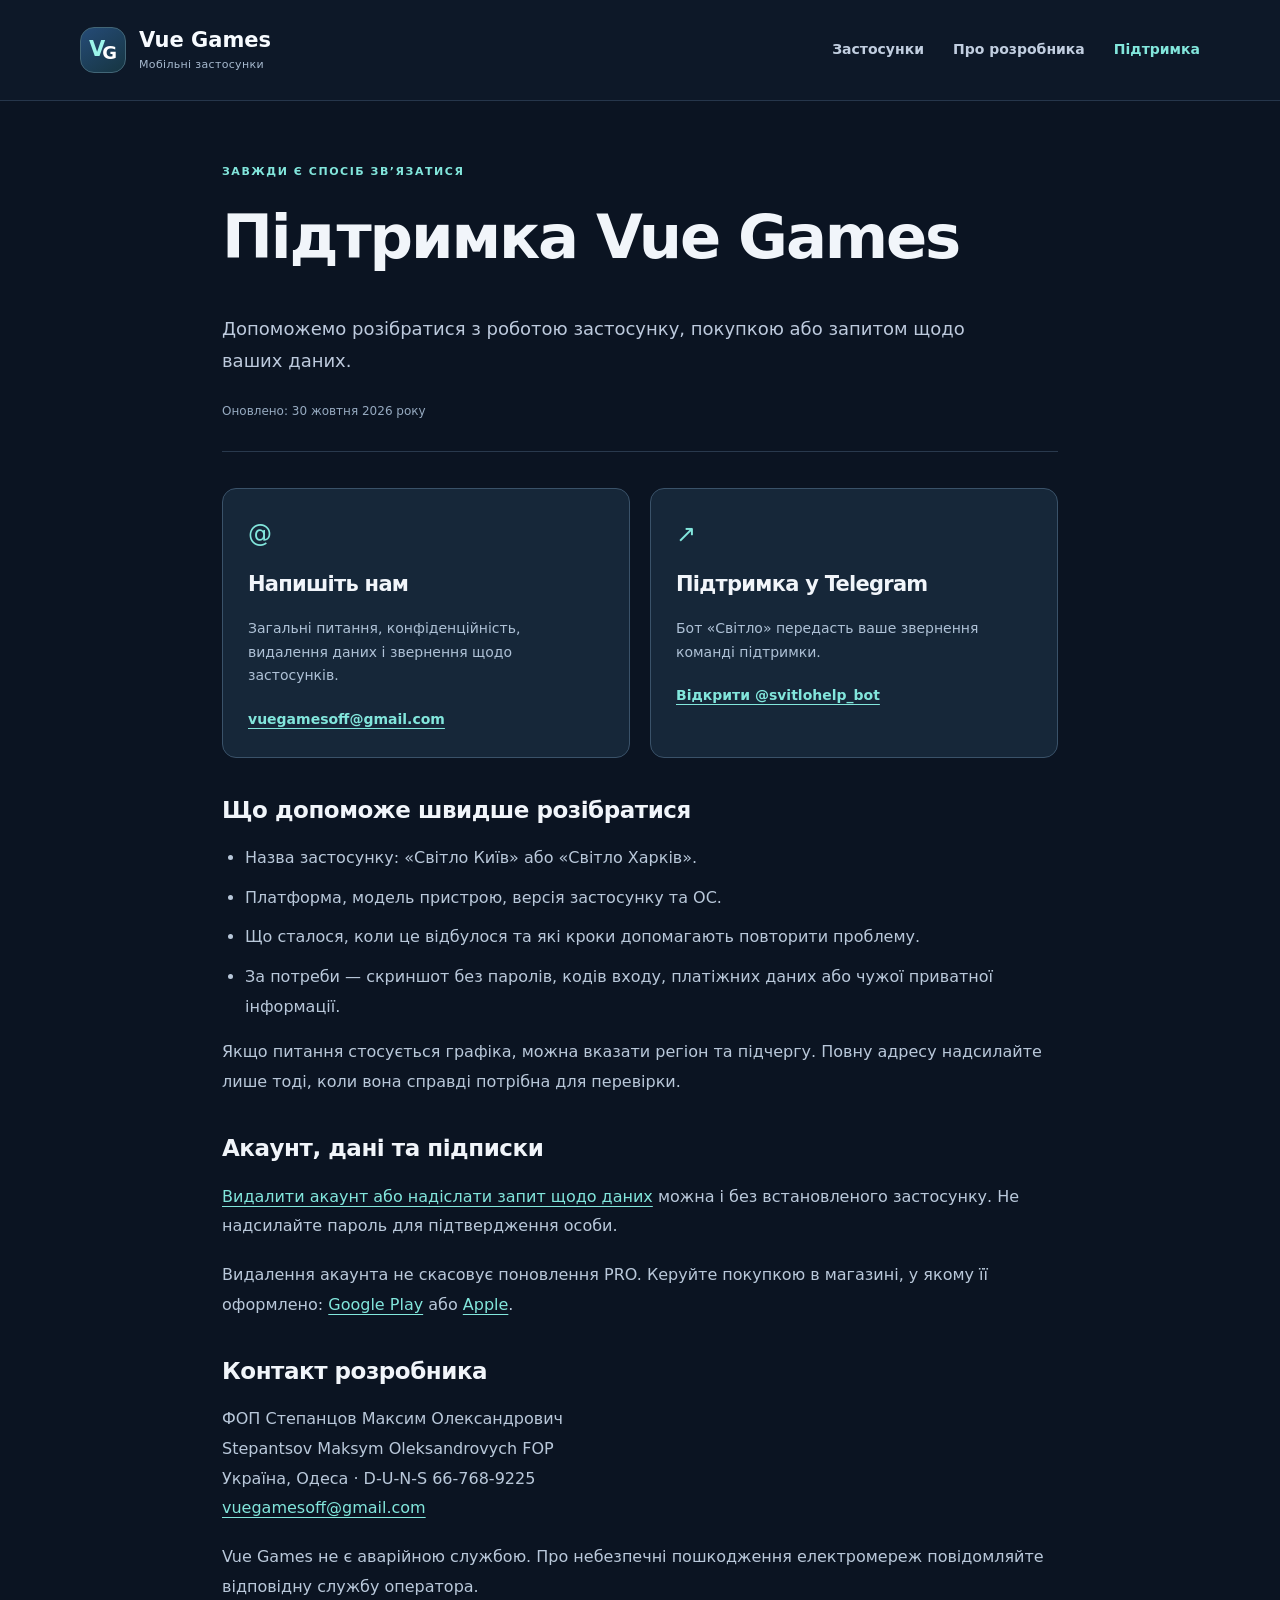
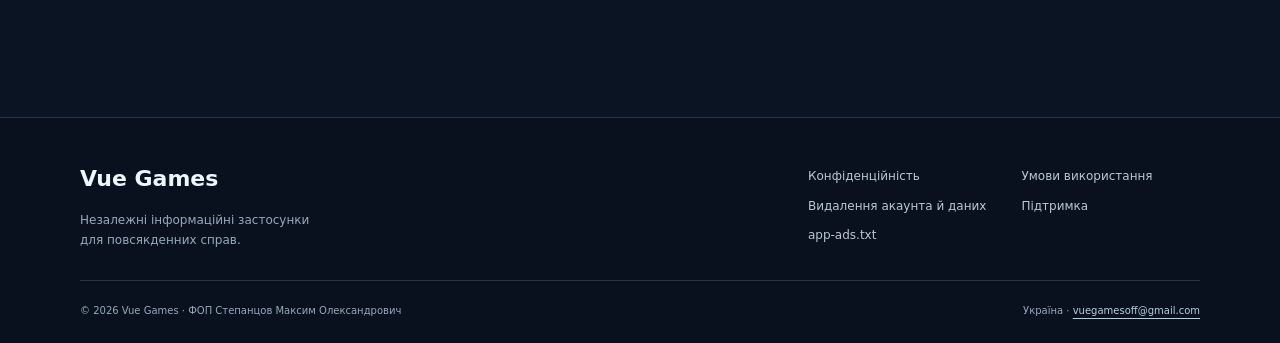
<file: support.html>
<!doctype html>
<html lang="uk"><head>
<meta charset="utf-8"><meta name="viewport" content="width=device-width, initial-scale=1">
<title>Підтримка · Vue Games</title><meta name="description" content="Контакти Vue Games і підтримки застосунків Світло Київ та Світло Харків. Допомога з графіками, сповіщеннями, PRO та даними.">
<meta name="theme-color" content="#101b2c"><meta name="color-scheme" content="dark light">
<meta name="referrer" content="strict-origin-when-cross-origin">

<link rel="canonical" href="https://vuegames.github.io/support.html"><link rel="icon" href="/assets/favicon.svg" type="image/svg+xml">
<meta property="og:type" content="website"><meta property="og:locale" content="uk_UA"><meta property="og:site_name" content="Vue Games"><meta property="og:title" content="Підтримка · Vue Games"><meta property="og:description" content="Контакти Vue Games і підтримки застосунків Світло Київ та Світло Харків. Допомога з графіками, сповіщеннями, PRO та даними."><meta property="og:url" content="https://vuegames.github.io/support.html">
<link rel="stylesheet" href="/assets/site.css">
</head><body>
<a class="skip" href="#main">Перейти до вмісту</a>
<header class="header"><div class="wrap header-inner"><a class="brand" href="/index.html" aria-label="Vue Games — головна"><span class="brand-symbol" aria-hidden="true">V<span>G</span></span><span>Vue Games<small>Мобільні застосунки</small></span></a><nav aria-label="Головна навігація"><a href="/index.html#apps">Застосунки</a><a href="/about.html">Про розробника</a><a href="/support.html" aria-current="page">Підтримка</a></nav></div></header>
<main id="main" class="wrap article"><div class="article-heading"><p class="eyebrow">ЗАВЖДИ Є СПОСІБ ЗВ’ЯЗАТИСЯ</p><h1>Підтримка Vue Games</h1><p class="lead">Допоможемо розібратися з роботою застосунку, покупкою або запитом щодо ваших даних.</p><p class="date">Оновлено: 30 жовтня 2026 року</p></div>
<div class="contact-grid"><section class="contact-card"><span class="contact-symbol" aria-hidden="true">@</span><h2>Напишіть нам</h2><p>Загальні питання, конфіденційність, видалення даних і звернення щодо застосунків.</p><a href="mailto:vuegamesoff@gmail.com">vuegamesoff@gmail.com</a></section><section class="contact-card"><span class="contact-symbol" aria-hidden="true">↗</span><h2>Підтримка у Telegram</h2><p>Бот «Світло» передасть ваше звернення команді підтримки.</p><a href="https://t.me/svitlohelp_bot">Відкрити @svitlohelp_bot</a></section></div>
<section class="legal-section"><h2>Що допоможе швидше розібратися</h2><ul><li>Назва застосунку: «Світло Київ» або «Світло Харків».</li><li>Платформа, модель пристрою, версія застосунку та ОС.</li><li>Що сталося, коли це відбулося та які кроки допомагають повторити проблему.</li><li>За потреби — скриншот без паролів, кодів входу, платіжних даних або чужої приватної інформації.</li></ul><p>Якщо питання стосується графіка, можна вказати регіон та підчергу. Повну адресу надсилайте лише тоді, коли вона справді потрібна для перевірки.</p></section>
<section class="legal-section"><h2>Акаунт, дані та підписки</h2><p><a href="/delete-data.html">Видалити акаунт або надіслати запит щодо даних</a> можна і без встановленого застосунку. Не надсилайте пароль для підтвердження особи.</p><p>Видалення акаунта не скасовує поновлення PRO. Керуйте покупкою в магазині, у якому її оформлено: <a href="https://play.google.com/store/account/subscriptions">Google Play</a> або <a href="https://apps.apple.com/account/subscriptions">Apple</a>.</p></section>
<section class="legal-section"><h2>Контакт розробника</h2><p>ФОП Степанцов Максим Олександрович<br><span lang="en">Stepantsov Maksym Oleksandrovych FOP</span><br>Україна, Одеса · D‑U‑N‑S 66-768-9225<br><a href="mailto:vuegamesoff@gmail.com">vuegamesoff@gmail.com</a></p><p>Vue Games не є аварійною службою. Про небезпечні пошкодження електромереж повідомляйте відповідну службу оператора.</p></section></main>
<footer class="footer"><div class="wrap"><div class="footer-top"><div><a class="footer-brand" href="/index.html">Vue Games</a><p>Незалежні інформаційні застосунки<br>для повсякденних справ.</p></div><nav aria-label="Документи та контакти"><a href="/privacy.html">Конфіденційність</a><a href="/terms.html">Умови використання</a><a href="/delete-data.html">Видалення акаунта й даних</a><a href="/support.html">Підтримка</a><a href="/app-ads.txt">app-ads.txt</a></nav></div><div class="footer-bottom"><span>© 2026 Vue Games · ФОП Степанцов Максим Олександрович</span><span>Україна · <a href="mailto:vuegamesoff@gmail.com">vuegamesoff@gmail.com</a></span></div></div></footer>
</body></html>
</file>
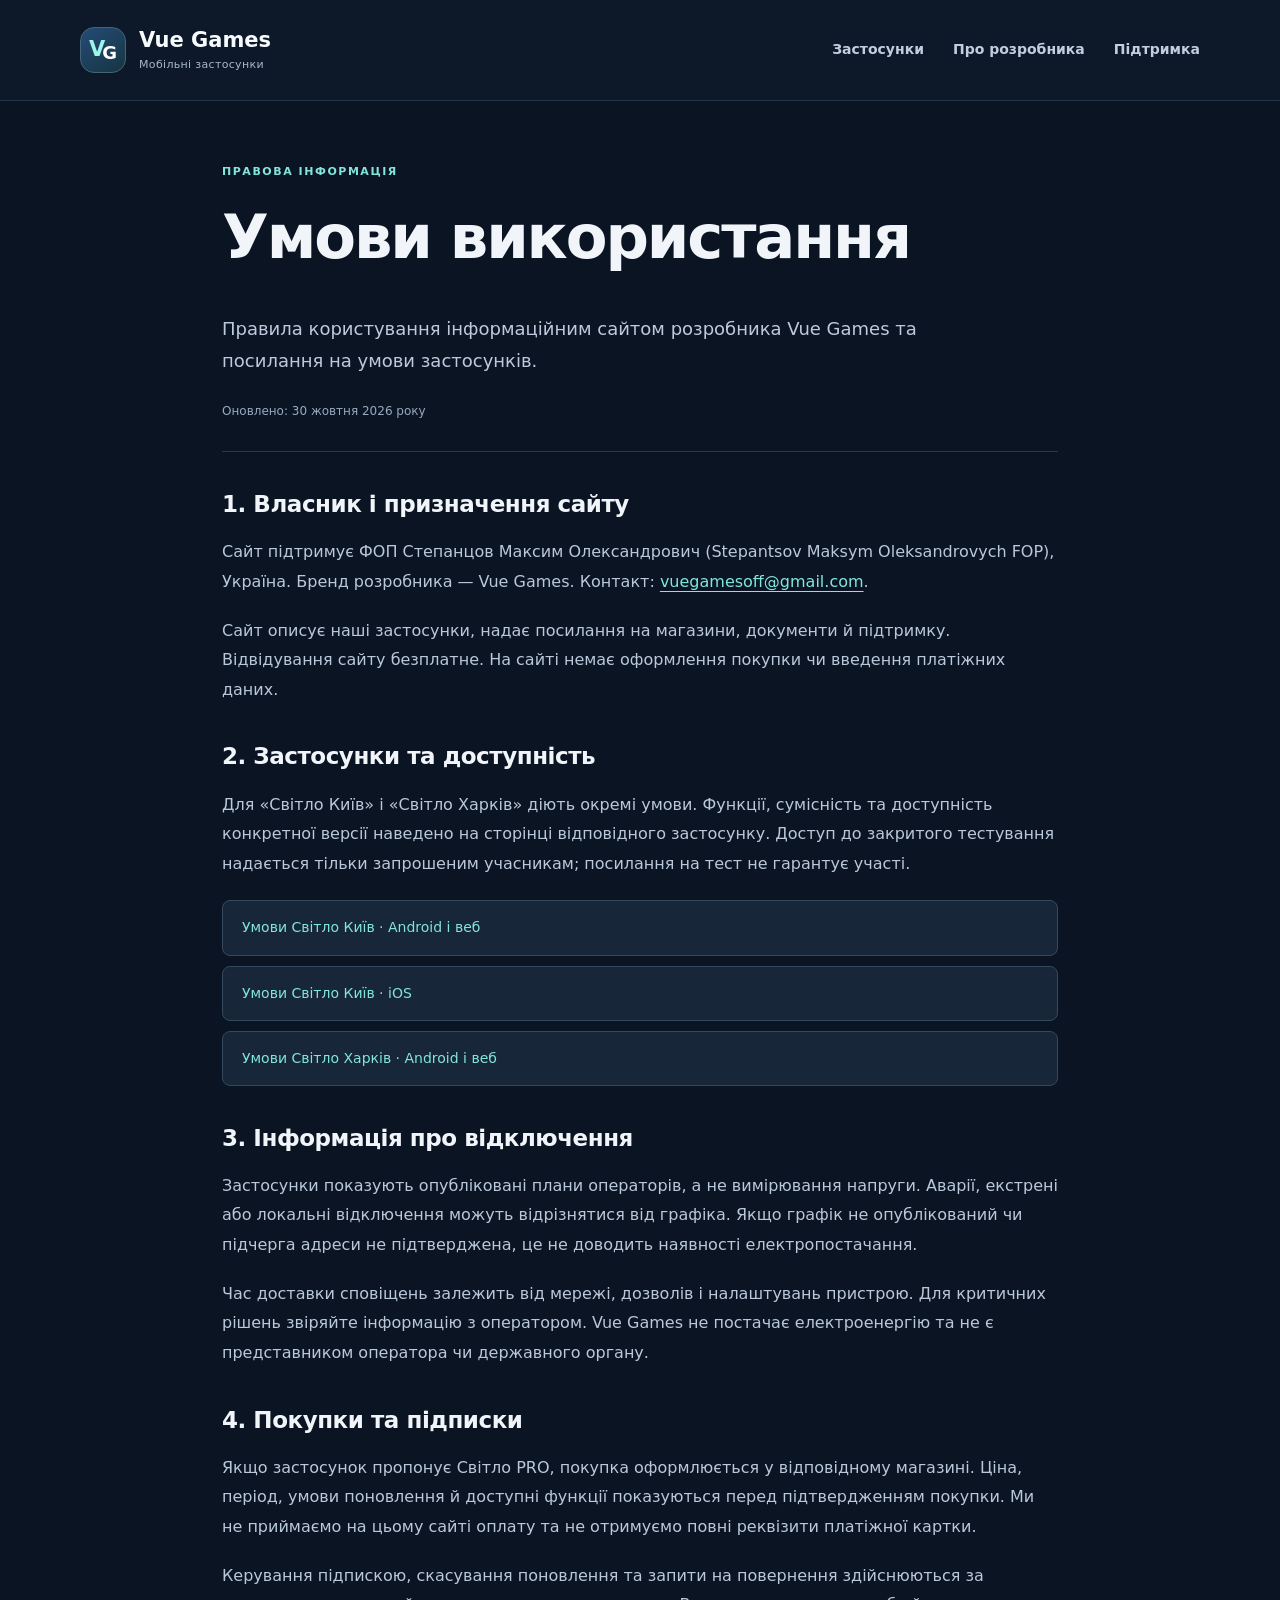
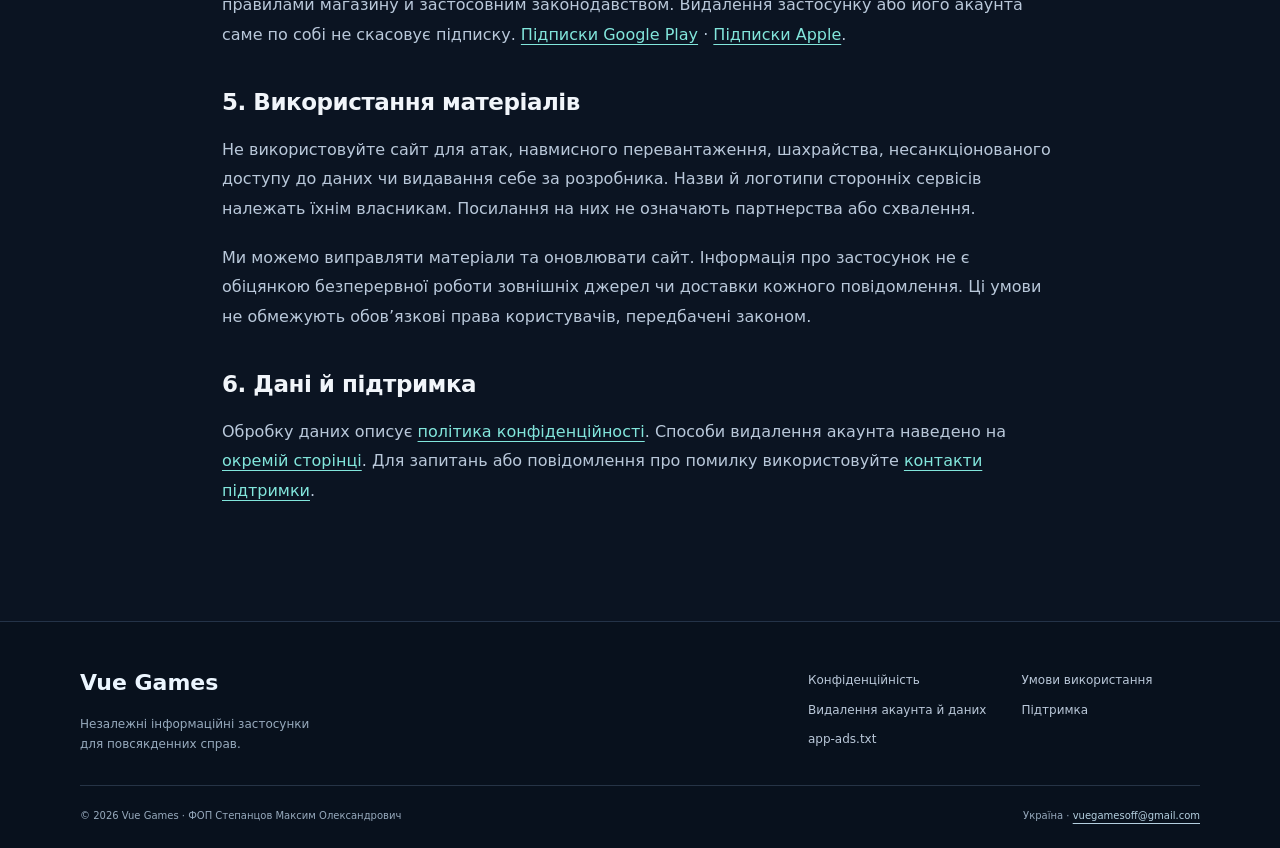
<file: terms.html>
<!doctype html>
<html lang="uk"><head>
<meta charset="utf-8"><meta name="viewport" content="width=device-width, initial-scale=1">
<title>Умови використання · Vue Games</title><meta name="description" content="Умови користування сайтом Vue Games, інформаційними матеріалами та посиланнями на застосунки Світло.">
<meta name="theme-color" content="#101b2c"><meta name="color-scheme" content="dark light">
<meta name="referrer" content="strict-origin-when-cross-origin">

<link rel="canonical" href="https://vuegames.github.io/terms.html"><link rel="icon" href="/assets/favicon.svg" type="image/svg+xml">
<meta property="og:type" content="website"><meta property="og:locale" content="uk_UA"><meta property="og:site_name" content="Vue Games"><meta property="og:title" content="Умови використання · Vue Games"><meta property="og:description" content="Умови користування сайтом Vue Games, інформаційними матеріалами та посиланнями на застосунки Світло."><meta property="og:url" content="https://vuegames.github.io/terms.html">
<link rel="stylesheet" href="/assets/site.css">
</head><body>
<a class="skip" href="#main">Перейти до вмісту</a>
<header class="header"><div class="wrap header-inner"><a class="brand" href="/index.html" aria-label="Vue Games — головна"><span class="brand-symbol" aria-hidden="true">V<span>G</span></span><span>Vue Games<small>Мобільні застосунки</small></span></a><nav aria-label="Головна навігація"><a href="/index.html#apps">Застосунки</a><a href="/about.html">Про розробника</a><a href="/support.html">Підтримка</a></nav></div></header>
<main id="main" class="wrap article"><div class="article-heading"><p class="eyebrow">ПРАВОВА ІНФОРМАЦІЯ</p><h1>Умови використання</h1><p class="lead">Правила користування інформаційним сайтом розробника Vue Games та посилання на умови застосунків.</p><p class="date">Оновлено: 30 жовтня 2026 року</p></div>
<section class="legal-section"><h2>1. Власник і призначення сайту</h2><p>Сайт підтримує ФОП Степанцов Максим Олександрович (Stepantsov Maksym Oleksandrovych FOP), Україна. Бренд розробника — Vue Games. Контакт: <a href="mailto:vuegamesoff@gmail.com">vuegamesoff@gmail.com</a>.</p><p>Сайт описує наші застосунки, надає посилання на магазини, документи й підтримку. Відвідування сайту безплатне. На сайті немає оформлення покупки чи введення платіжних даних.</p></section>
<section class="legal-section"><h2>2. Застосунки та доступність</h2><p>Для «Світло Київ» і «Світло Харків» діють окремі умови. Функції, сумісність та доступність конкретної версії наведено на сторінці відповідного застосунку. Доступ до закритого тестування надається тільки запрошеним учасникам; посилання на тест не гарантує участі.</p><div class="document-links"><a href="https://svitlokyiv.com/terms">Умови Світло Київ · Android і веб</a><a href="https://svitlokyiv.com/ios/terms.html">Умови Світло Київ · iOS</a><a href="https://kharkiv.svitlokyiv.com/terms">Умови Світло Харків · Android і веб</a></div></section>
<section class="legal-section"><h2>3. Інформація про відключення</h2><p>Застосунки показують опубліковані плани операторів, а не вимірювання напруги. Аварії, екстрені або локальні відключення можуть відрізнятися від графіка. Якщо графік не опублікований чи підчерга адреси не підтверджена, це не доводить наявності електропостачання.</p><p>Час доставки сповіщень залежить від мережі, дозволів і налаштувань пристрою. Для критичних рішень звіряйте інформацію з оператором. Vue Games не постачає електроенергію та не є представником оператора чи державного органу.</p></section>
<section class="legal-section"><h2>4. Покупки та підписки</h2><p>Якщо застосунок пропонує Світло PRO, покупка оформлюється у відповідному магазині. Ціна, період, умови поновлення й доступні функції показуються перед підтвердженням покупки. Ми не приймаємо на цьому сайті оплату та не отримуємо повні реквізити платіжної картки.</p><p>Керування підпискою, скасування поновлення та запити на повернення здійснюються за правилами магазину й застосовним законодавством. Видалення застосунку або його акаунта саме по собі не скасовує підписку. <a href="https://play.google.com/store/account/subscriptions">Підписки Google Play</a> · <a href="https://apps.apple.com/account/subscriptions">Підписки Apple</a>.</p></section>
<section class="legal-section"><h2>5. Використання матеріалів</h2><p>Не використовуйте сайт для атак, навмисного перевантаження, шахрайства, несанкціонованого доступу до даних чи видавання себе за розробника. Назви й логотипи сторонніх сервісів належать їхнім власникам. Посилання на них не означають партнерства або схвалення.</p><p>Ми можемо виправляти матеріали та оновлювати сайт. Інформація про застосунок не є обіцянкою безперервної роботи зовнішніх джерел чи доставки кожного повідомлення. Ці умови не обмежують обов’язкові права користувачів, передбачені законом.</p></section>
<section class="legal-section"><h2>6. Дані й підтримка</h2><p>Обробку даних описує <a href="/privacy.html">політика конфіденційності</a>. Способи видалення акаунта наведено на <a href="/delete-data.html">окремій сторінці</a>. Для запитань або повідомлення про помилку використовуйте <a href="/support.html">контакти підтримки</a>.</p></section></main>
<footer class="footer"><div class="wrap"><div class="footer-top"><div><a class="footer-brand" href="/index.html">Vue Games</a><p>Незалежні інформаційні застосунки<br>для повсякденних справ.</p></div><nav aria-label="Документи та контакти"><a href="/privacy.html">Конфіденційність</a><a href="/terms.html">Умови використання</a><a href="/delete-data.html">Видалення акаунта й даних</a><a href="/support.html">Підтримка</a><a href="/app-ads.txt">app-ads.txt</a></nav></div><div class="footer-bottom"><span>© 2026 Vue Games · ФОП Степанцов Максим Олександрович</span><span>Україна · <a href="mailto:vuegamesoff@gmail.com">vuegamesoff@gmail.com</a></span></div></div></footer>
</body></html>
</file>
<file: assets/site.css>
@charset "UTF-8";
:root{--bg:#0b1422;--surface:#111e31;--line:#29394d;--text:#f1f5fa;--muted:#b4c0d1;--accent:#82e6dc;--blue:#86baff;--purple:#c4b0ff;font-family:Inter,"Segoe UI",system-ui,-apple-system,BlinkMacSystemFont,sans-serif;color-scheme:dark}
*{box-sizing:border-box}html{scroll-behavior:smooth;scroll-padding-top:110px}body{margin:0;background:var(--bg);color:var(--text);font-size:16px;line-height:1.7}a{color:var(--accent);text-underline-offset:4px;text-decoration-thickness:1px}a:hover{color:#fff}a:focus-visible{outline:3px solid var(--accent);outline-offset:5px;border-radius:3px}img{display:block;max-width:100%;height:auto}p,h1,h2,h3{margin-top:0}p{margin-bottom:1.2em}h1,h2,h3{letter-spacing:-.035em;line-height:1.16}h1{font-size:clamp(2.5rem,5.2vw,4.6rem);font-weight:730}h2{font-size:clamp(1.8rem,3vw,2.65rem);font-weight:700}h3{font-size:2rem}.wrap{max-width:1184px;margin:auto;padding-inline:32px}.skip{position:fixed;top:-100px;left:16px;z-index:10;background:var(--accent);color:#071622;padding:10px 20px}.skip:focus{top:12px}.header{background:#0d1828;border-bottom:1px solid #26364b}.header-inner{display:flex;align-items:center;justify-content:space-between;gap:24px;min-height:100px}.brand{display:flex;gap:13px;align-items:center;color:#f7fbff;text-decoration:none;font-size:21px;font-weight:740;line-height:1.1;white-space:nowrap}.brand-symbol{display:flex;align-items:center;justify-content:center;width:46px;height:46px;background:linear-gradient(145deg,#254b77,#163541);color:#9cf5ea;border:1px solid #426677;border-radius:14px;font-size:21px;letter-spacing:-3px;padding-right:3px}.brand-symbol span{color:white;font-size:18px;margin-top:5px}.brand small{display:block;color:#a7bacf;font-size:11px;font-weight:450;margin-top:7px;letter-spacing:.03em}.header nav{display:flex;gap:29px;flex-wrap:wrap;align-items:center}.header nav a{color:#c1cee0;text-decoration:none;font-size:14px;font-weight:550;padding:6px 0}.header nav a:hover,.header nav a[aria-current]{color:var(--accent)}.hero{background:radial-gradient(ellipse at 90% 10%,#1b385459,transparent 54%),linear-gradient(180deg,#111e31,transparent)}.hero-grid{display:grid;grid-template-columns:1.23fr 1fr;gap:72px;align-items:center;padding-top:86px;padding-bottom:82px}.eyebrow{font-size:11px;font-weight:750;letter-spacing:.14em;text-transform:uppercase;color:var(--accent);margin-bottom:24px;display:flex;align-items:center;gap:9px}.status-dot{width:6px;height:6px;flex:none;border-radius:50%;background:var(--accent)}.hero h1{margin-bottom:25px}.hero h1 span{color:var(--accent)}.hero-description{max-width:550px;font-size:18px;line-height:1.75;color:var(--muted)}.actions{display:flex;gap:12px;align-items:center;flex-wrap:wrap;margin-top:30px}.button{display:inline-flex;align-items:center;justify-content:center;gap:24px;min-height:50px;padding:12px 20px;border-radius:9px;text-decoration:none;font-size:14px;font-weight:680;line-height:1.5;transition:background-color .16s,color .16s}.button span{font-size:20px;font-weight:400}.primary{background:var(--accent);color:#0b2530;border:1px solid var(--accent)}.primary:hover{background:#b0f8ec;color:#081c22}.secondary{border:1px solid #41556b;background:transparent;color:#e4edf8}.secondary:hover{background:#213248}.purple{background:#c3b3ff;border:1px solid #c3b3ff;color:#27184a}.purple:hover{background:#dbd0ff;color:#241544}.hero-note{font-size:12px;color:#95a9bf;margin-top:22px;margin-bottom:0}.hero-panel{border:1px solid #344b61;background:linear-gradient(145deg,#1a3044c9,#132134);border-radius:20px;padding:25px 30px;box-shadow:0 25px 90px #0002}.panel-top{display:flex;justify-content:space-between;align-items:center;color:#a8bbce;font-size:10px;letter-spacing:.14em;font-weight:650;border-bottom:1px solid #33495e;padding-bottom:15px}.small-mark{font-weight:700;color:#7cd4d1;border:1px solid #3a6070;padding:4px 7px;border-radius:6px;letter-spacing:-1px;font-size:11px}.feature-row{display:flex;gap:18px;padding:24px 0;border-bottom:1px solid #304357}.feature-number{font-size:11px;font-weight:700;color:var(--accent);line-height:28px}.feature-row h2{font-size:17px;letter-spacing:-.015em;line-height:1.4;margin-bottom:5px}.feature-row p{font-size:13px;color:#afc0d1;line-height:1.65;margin:0}.panel-bottom{display:flex;align-items:center;gap:12px;font-size:11px;color:#9fb4c9;padding-top:20px}.panel-bottom span{color:var(--accent);font-size:18px}.section{padding-block:64px 80px}.section-heading{display:flex;align-items:end;justify-content:space-between;gap:32px;margin-bottom:32px}.section-heading .eyebrow{margin-bottom:15px}.section-heading h2{margin-bottom:0}.section-heading>p{font-size:14px;color:#a9b9cc;line-height:1.8;margin:0}.app-grid{display:grid;grid-template-columns:1fr 1fr;gap:24px}.app-card{padding:32px;border:1px solid #31455f;border-radius:18px;background:linear-gradient(145deg,#142741,#111d2d);display:flex;flex-direction:column}.app-card.kharkiv{background:linear-gradient(145deg,#282140,#151d30);border-color:#44385c}.app-top{display:flex;align-items:center;justify-content:space-between;gap:18px;margin-bottom:30px}.app-top img{border-radius:19px;box-shadow:0 9px 25px #0003;flex:none}.badge{background:#203d5d;color:#b5d5ff;border:1px solid #3b587d;border-radius:99px;padding:6px 11px;font-size:10px;font-weight:650;line-height:1.5}.badge.violet{color:#ddceff;background:#3d2d5d;border-color:#5d4780}.app-region{font-size:11px;letter-spacing:.02em;font-weight:550;color:#adc9e9;margin:0 0 10px}.kharkiv .app-region{color:#c6b5e4}.app-card h3{margin-bottom:18px}.app-card>p:not(.app-region){font-size:14px;color:#b4c3d5;line-height:1.8}.feature-tags{display:flex;gap:7px;flex-wrap:wrap;margin:7px 0 30px;padding:0;list-style:none}.feature-tags li{font-size:10px;color:#bdcadb;padding:5px 10px;border:1px solid #35475c;border-radius:6px}.app-actions{margin-top:auto;display:flex;gap:14px;align-items:center;flex-wrap:wrap}.app-actions .button{font-size:12px;padding:12px 14px;gap:12px}.text-link{font-size:12px;font-weight:600;line-height:1.6;text-decoration:none;display:inline-flex;gap:12px;align-items:center}.app-docs{border-top:1px solid #354356;margin-top:25px;padding-top:18px;display:flex;gap:17px;flex-wrap:wrap}.app-docs a{color:#bdcad9;font-size:10px}.source-note{display:flex;align-items:flex-start;gap:14px;margin-top:26px;border:1px solid #29394e;background:#101b2b;padding:19px 23px;border-radius:11px}.source-note p{margin:0;color:#b0bed0;font-size:12px;line-height:1.8}.source-note strong{color:#dbe6f4;font-weight:650}.note-icon{display:flex;align-items:center;justify-content:center;border:1px solid #6b849a;color:#c2d4e5;border-radius:50%;width:20px;height:20px;flex:none;font-family:serif;font-style:italic;margin-top:2px}.identity-section{border-block:1px solid #28384c;background:#111e2d}.identity-grid{display:grid;grid-template-columns:1fr 1fr;gap:86px;padding-block:68px}.identity-grid>div>p:not(.eyebrow){color:#afbdd0;font-size:15px;line-height:1.8;max-width:420px}.identity-grid h2{margin-bottom:25px}.identity-card{margin:0;background:#172637;border:1px solid #35495e;border-radius:14px;padding:10px 28px}.identity-card>div{padding:15px 0;border-bottom:1px solid #2e4256}.identity-card>div:last-child{border:0}.identity-card dt{font-size:10px;color:#a6b8cc;line-height:1.7;margin-bottom:4px}.identity-card dd{margin:0;font-size:14px;font-weight:520;line-height:1.65;overflow-wrap:anywhere}.identity-inline{display:grid;grid-template-columns:1fr 1fr;gap:24px}.support-strip{padding-block:64px;display:flex;align-items:center;justify-content:space-between;gap:32px}.support-strip .eyebrow{margin-bottom:14px}.support-strip h2{margin-bottom:12px}.support-strip p:not(.eyebrow){font-size:14px;color:#afbed0;margin:0}.footer{background:#08111d;border-top:1px solid #243348;padding-block:42px 24px}.footer-top{display:flex;justify-content:space-between;gap:30px;padding-bottom:30px}.footer-brand{color:#ecf6ff;font-weight:700;font-size:22px;text-decoration:none}.footer-top p{font-size:12px;color:#97aabd;margin:12px 0 0}.footer nav{display:grid;grid-template-columns:1fr 1fr;gap:9px 35px;align-content:start;padding-top:6px}.footer nav a{font-size:12px;color:#bac8d9;text-decoration:none}.footer nav a:hover{text-decoration:underline;color:var(--accent)}.footer-bottom{border-top:1px solid #263446;padding-top:21px;font-size:10px;color:#97aabd;display:flex;justify-content:space-between;gap:16px;flex-wrap:wrap}.footer-bottom a{color:#b4cfdf}.article{max-width:900px;padding-top:62px;padding-bottom:80px}.article h1{font-size:clamp(2.2rem,5vw,3.8rem);max-width:790px;overflow-wrap:break-word}.article-heading{padding-bottom:30px;border-bottom:1px solid var(--line);margin-bottom:36px}.article-heading .eyebrow{margin-bottom:20px}.lead{font-size:18px;color:#bdcadd;line-height:1.8;max-width:760px}.date{font-size:12px;color:#96aac0;margin:23px 0 0}.legal-section{margin:36px 0}.legal-section h2,.callout h2{font-size:23px;line-height:1.4;letter-spacing:-.02em;margin:0 0 17px}.legal-section p,.legal-section li,.callout p{font-size:16px;color:#b9c8da;line-height:1.85}.legal-section li{margin-bottom:10px}.legal-section ul{padding-left:23px}.legal-section strong{color:#eaf2fc}.legal-section p:last-child{margin-bottom:0}.document-links{display:grid;gap:10px;margin:22px 0}.document-links a{display:block;padding:15px 19px;background:#172638;border:1px solid #34495e;border-radius:8px;font-size:14px;text-decoration:none;line-height:1.65}.document-links a:hover{background:#21384a;border-color:#659eab}.facts{margin:25px 0;border:1px solid #33485d;border-radius:10px;overflow:hidden}.facts>div{display:grid;grid-template-columns:210px 1fr;gap:24px;padding:15px 22px;background:#152334;border-bottom:1px solid #2f4256}.facts>div:last-child{border:0}.facts dt{font-size:13px;color:#a3b6cb}.facts dd{font-size:14px;color:#e6eef8;margin:0;overflow-wrap:anywhere}.contact-grid{display:grid;grid-template-columns:1fr 1fr;gap:20px;margin:32px 0}.contact-card{background:#162739;border:1px solid #3a5269;border-radius:14px;padding:25px}.contact-symbol{font-size:24px;color:var(--accent);display:block;margin-bottom:15px}.contact-card h2{font-size:21px;line-height:1.4}.contact-card p{font-size:14px;color:#aec1d6}.contact-card a{font-size:14px;font-weight:600;overflow-wrap:anywhere}.fine-print{font-size:12px!important;color:#a9bacd!important;margin-top:15px}.callout{padding:26px;background:#1b2e3b;border:1px solid #466b75;border-left:3px solid var(--accent);border-radius:10px;margin-top:36px}.callout p:last-child{margin-bottom:0}
@media(min-width:1500px){.hero-grid{padding-top:100px;padding-bottom:100px}}
@media(max-width:1000px){.hero-grid{gap:38px;grid-template-columns:1.1fr 1fr}.hero-panel{padding:22px}.hero h1{font-size:3.1rem}.hero-description{font-size:16px}.identity-grid{gap:38px}.app-card{padding:25px}.badge{font-size:9px}.section-heading>p{max-width:280px}.header nav{gap:18px}}
@media(max-width:760px){.wrap{padding-inline:22px}.header-inner{min-height:116px;flex-wrap:wrap;gap:16px;padding-top:19px;padding-bottom:17px}.brand{font-size:20px}.brand-symbol{width:41px;height:41px}.header nav{width:100%;gap:25px}.header nav a{font-size:12px;padding:0}.hero-grid{grid-template-columns:1fr;gap:35px;padding-top:48px;padding-bottom:50px}.hero h1{font-size:clamp(2.6rem,9vw,3.6rem);margin-bottom:22px}.hero-description{max-width:600px;font-size:16px}.eyebrow{font-size:9px;letter-spacing:.11em;margin-bottom:20px}.hero-panel{padding:22px}.feature-row{padding:19px 0}.hero-note{font-size:11px}.actions{gap:10px}.button{font-size:12px;min-height:47px;padding:12px 15px;gap:14px}.hero .actions .button{flex:1}.section{padding-block:43px 48px}.section-heading{display:block;margin-bottom:27px}.section-heading h2{margin-bottom:16px;font-size:1.9rem}.section-heading>p{max-width:none;font-size:13px}.app-grid{grid-template-columns:1fr;gap:20px}.app-card{padding:25px}.app-top{margin-bottom:23px}.badge{font-size:10px}.app-card h3{font-size:1.9rem}.app-card>p:not(.app-region){font-size:14px}.source-note{padding:17px 16px;gap:10px}.source-note p{font-size:11px}.identity-grid{grid-template-columns:1fr;gap:30px;padding-block:45px}.identity-grid h2{font-size:2rem}.identity-card{padding-inline:22px}.support-strip{padding-block:43px;align-items:start;flex-direction:column;gap:25px}.support-strip h2{font-size:2rem}.footer{padding-top:32px}.footer-top{display:block}.footer nav{margin-top:22px;gap:11px 20px}.footer-bottom{display:block;line-height:1.9}.footer-bottom span{display:block;margin-bottom:9px}.article{padding-top:40px;padding-bottom:50px}.article h1{font-size:2.45rem;line-height:1.16}.article-heading{padding-bottom:26px}.lead{font-size:16px}.legal-section h2,.callout h2{font-size:21px}.legal-section p,.legal-section li,.callout p{font-size:15px}.facts>div{grid-template-columns:1fr;gap:4px;padding:14px 17px}.facts dt{font-size:11px}.facts dd{font-size:14px}.contact-grid{grid-template-columns:1fr}.callout{padding:22px}.document-links a{font-size:13px;padding:14px 15px}.legal-section .button{max-width:100%;text-align:left;justify-content:flex-start}}
@media(max-width:360px){.wrap{padding-inline:17px}.header nav{gap:18px}.hero h1{font-size:2.4rem}.hero .actions{display:grid;grid-template-columns:1fr}.app-card{padding:20px}.app-top img{width:65px}.badge{font-size:9px;padding:6px 8px}.app-docs{gap:12px}.identity-inline{gap:10px}.article h1{font-size:2.15rem}}
@media(prefers-reduced-motion:reduce){html{scroll-behavior:auto}*{transition:none!important}}
@media print{body{background:white;color:#111}.header,.footer,.skip{display:none}.wrap{max-width:none;padding:0}.article{padding:0}.article h1,.legal-section h2,.legal-section p,.legal-section li,.callout p{color:#111}.lead,.date,.eyebrow{color:#333}.document-links a,.facts>div,.contact-card,.callout{background:white;color:#111;border-color:#aaa}a{color:#111}.legal-section{break-inside:avoid}}
</file>
